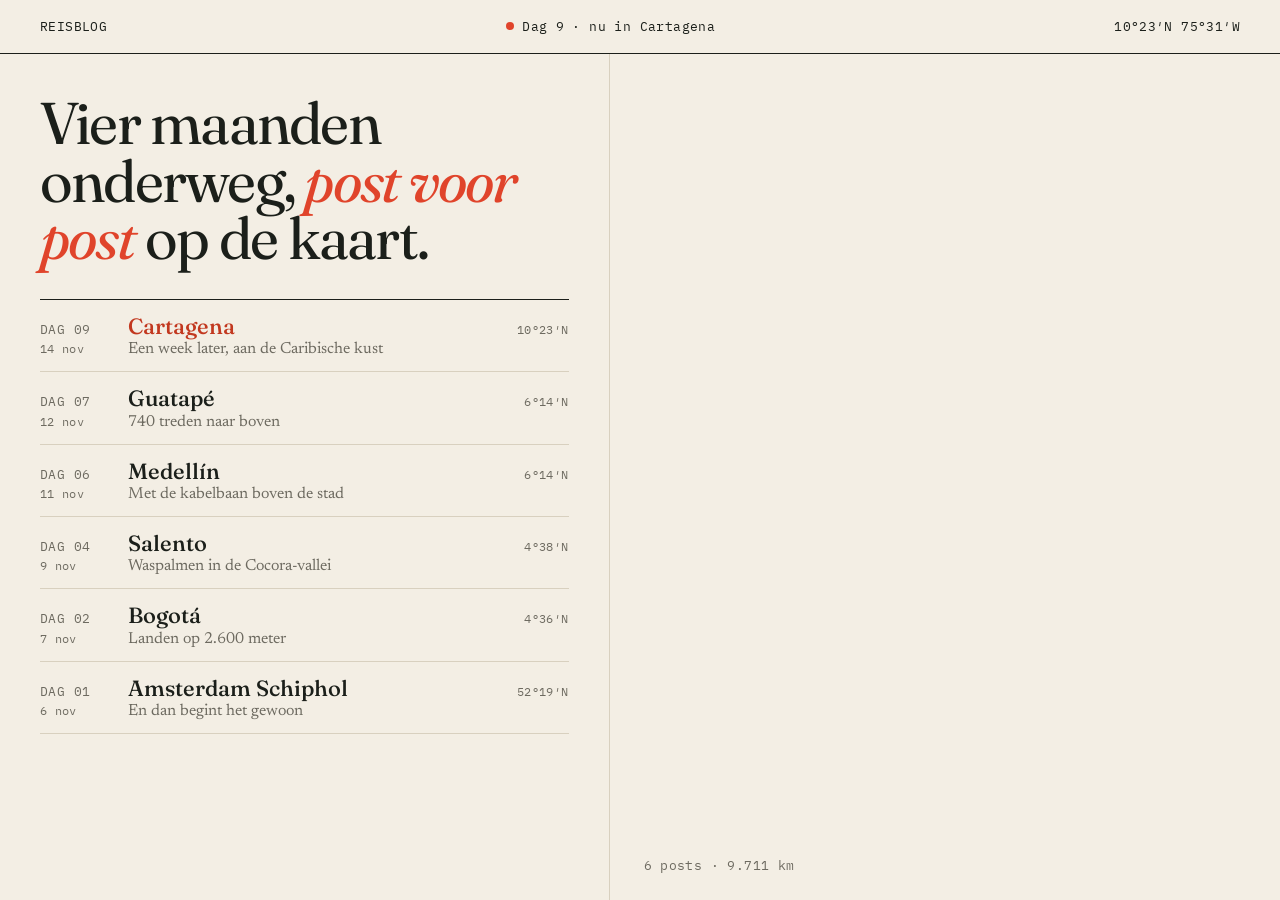
<file: index.html>
<!DOCTYPE html><html lang="nl"><head><meta charset="utf-8"><meta name="viewport" content="width=device-width, initial-scale=1, viewport-fit=cover"><link rel="icon" type="image/svg+xml" href="/favicon.svg"><link rel="alternate" type="application/rss+xml" title="Reisblog" href="/rss.xml"><link rel="preconnect" href="https://fonts.googleapis.com"><link rel="preconnect" href="https://fonts.gstatic.com" crossorigin><link rel="stylesheet" href="https://fonts.googleapis.com/css2?family=Fraunces:ital,opsz,wght@0,9..144,400..500;1,9..144,400..500&family=IBM+Plex+Mono:wght@400;500&family=Newsreader:ital,opsz,wght@0,6..72,300..700;1,6..72,300..700&display=swap"><title>Reisblog</title><meta name="description" content="Vier maanden onderweg, post voor post op de kaart."><meta name="theme-color" content="#f3eee4"><meta property="og:type" content="website"><meta property="og:title" content="Reisblog"><meta property="og:description" content="Vier maanden onderweg, post voor post op de kaart."><meta property="og:url" content="https://tislars.github.io/"><meta name="twitter:card" content="summary"><script async data-goatcounter="https://tislars.goatcounter.com/count" src="https://gc.zgo.at/count.js"></script><link rel="stylesheet" href="/_astro/index.CzaboU9B.css"><style>:root{--paper:#f3eee4;--ink:#1b1f1a;--mute:#6d6a60;--line:#d8d0bf;--land:#e3dac7;--verm:#e0442b;--verm-tekst:#c2381f;--font:"Newsreader", Georgia, serif;--display:"Fraunces", Georgia, serif;--mono:"IBM Plex Mono", ui-monospace, monospace;color-scheme:light}*,:before,:after{box-sizing:border-box}@view-transition{navigation:auto}::view-transition-group(*){animation-duration:.3s;animation-timing-function:ease-out}@media (prefers-reduced-motion:reduce){@view-transition{navigation:none}}html{scroll-padding-top:5rem}html,body{background:var(--paper);color:var(--ink);font-family:var(--font);font-optical-sizing:auto;-webkit-font-smoothing:antialiased;margin:0}a{color:inherit;text-decoration-color:var(--verm);text-underline-offset:.2em;text-decoration-thickness:1px;transition:color .15s,text-decoration-color .15s}:focus-visible{outline:2px solid var(--ink);outline-offset:2px}.mono{font-family:var(--mono);letter-spacing:.03em;font-size:.8125rem}.sr-only{clip-path:inset(50%);white-space:nowrap;width:1px;height:1px;position:absolute;overflow:hidden}@keyframes rise{0%{opacity:0;translate:0 .75rem}}@media (prefers-reduced-motion:reduce){*,:before,:after{transition-duration:.01ms!important;animation-duration:.01ms!important;animation-iteration-count:1!important}}
</style></head><body><div class="page" data-astro-cid-lcdefpme><header class="top mono" data-astro-cid-lcdefpme><span class="name" data-astro-cid-lcdefpme>REISBLOG</span><span class="live" data-astro-cid-lcdefpme>Dag 9 · nu in Cartagena</span><span class="coords" data-astro-cid-lcdefpme>10°23′N 75°31′W</span></header><main class="grid" data-astro-cid-lcdefpme><section class="intro" aria-labelledby="headline" data-astro-cid-lcdefpme><h1 id="headline" data-astro-cid-lcdefpme>Vier maanden onderweg, <em data-astro-cid-lcdefpme>post voor post</em> op de kaart.</h1><nav class="index" aria-label="Alle posts" data-astro-cid-lcdefpme><ol class="idx" data-astro-cid-lcdefpme><li data-astro-cid-lcdefpme><a href="/2026/11/cartagena/" data-post="/2026/11/cartagena/" aria-current="true" data-astro-cid-lcdefpme><span class="d" data-astro-cid-lcdefpme>DAG 09</span><span class="p" data-astro-cid-lcdefpme>Cartagena</span><span class="c" data-astro-cid-lcdefpme>10°23′N</span><time class="c" datetime="2026-11-14" data-astro-cid-lcdefpme>14 nov</time><span class="t" data-astro-cid-lcdefpme>Een week later, aan de Caribische kust</span></a></li><li data-astro-cid-lcdefpme><a href="/2026/11/guatape/" data-post="/2026/11/guatape/" data-astro-cid-lcdefpme><span class="d" data-astro-cid-lcdefpme>DAG 07</span><span class="p" data-astro-cid-lcdefpme>Guatapé</span><span class="c" data-astro-cid-lcdefpme>6°14′N</span><time class="c" datetime="2026-11-12" data-astro-cid-lcdefpme>12 nov</time><span class="t" data-astro-cid-lcdefpme>740 treden naar boven</span></a></li><li data-astro-cid-lcdefpme><a href="/2026/11/medellin/" data-post="/2026/11/medellin/" data-astro-cid-lcdefpme><span class="d" data-astro-cid-lcdefpme>DAG 06</span><span class="p" data-astro-cid-lcdefpme>Medellín</span><span class="c" data-astro-cid-lcdefpme>6°14′N</span><time class="c" datetime="2026-11-11" data-astro-cid-lcdefpme>11 nov</time><span class="t" data-astro-cid-lcdefpme>Met de kabelbaan boven de stad</span></a></li><li data-astro-cid-lcdefpme><a href="/2026/11/salento/" data-post="/2026/11/salento/" data-astro-cid-lcdefpme><span class="d" data-astro-cid-lcdefpme>DAG 04</span><span class="p" data-astro-cid-lcdefpme>Salento</span><span class="c" data-astro-cid-lcdefpme>4°38′N</span><time class="c" datetime="2026-11-09" data-astro-cid-lcdefpme>9 nov</time><span class="t" data-astro-cid-lcdefpme>Waspalmen in de Cocora-vallei</span></a></li><li data-astro-cid-lcdefpme><a href="/2026/11/bogota/" data-post="/2026/11/bogota/" data-astro-cid-lcdefpme><span class="d" data-astro-cid-lcdefpme>DAG 02</span><span class="p" data-astro-cid-lcdefpme>Bogotá</span><span class="c" data-astro-cid-lcdefpme>4°36′N</span><time class="c" datetime="2026-11-07" data-astro-cid-lcdefpme>7 nov</time><span class="t" data-astro-cid-lcdefpme>Landen op 2.600 meter</span></a></li><li data-astro-cid-lcdefpme><a href="/2026/11/schiphol/" data-post="/2026/11/schiphol/" data-astro-cid-lcdefpme><span class="d" data-astro-cid-lcdefpme>DAG 01</span><span class="p" data-astro-cid-lcdefpme>Amsterdam Schiphol</span><span class="c" data-astro-cid-lcdefpme>52°19′N</span><time class="c" datetime="2026-11-06" data-astro-cid-lcdefpme>6 nov</time><span class="t" data-astro-cid-lcdefpme>En dan begint het gewoon</span></a></li></ol></nav></section><div class="map" data-astro-cid-lcdefpme><div id="globe" role="region" aria-label="Wereldkaart met posts" data-astro-cid-lcdefpme></div><p class="legend mono" data-astro-cid-lcdefpme>6 posts · 9.711 km<span class="drag" data-astro-cid-lcdefpme> · sleep om te draaien</span></p><aside id="preview" class="card" hidden aria-live="polite" data-astro-cid-lcdefpme></aside></div></main></div><script id="globe-data" type="application/json">{"posts":[{"url":"/2026/11/schiphol/","title":"En dan begint het gewoon","place":"Amsterdam Schiphol, Nederland","placeName":"Amsterdam Schiphol","date":"6 november 2026","isoDate":"2026-11-06","shortDate":"6 nov","day":1,"lat":52.31,"lng":4.76,"thumb":"https://live.staticflickr.com/4033/4529578230_968f973b24_o.jpg","thumbSrcset":"https://live.staticflickr.com/4033/4529578230_45bafae4de_t.jpg 100w, https://live.staticflickr.com/4033/4529578230_45bafae4de_m.jpg 240w, https://live.staticflickr.com/4033/4529578230_45bafae4de_n.jpg 320w, https://live.staticflickr.com/4033/4529578230_45bafae4de_w.jpg 400w, https://live.staticflickr.com/4033/4529578230_45bafae4de.jpg 500w, https://live.staticflickr.com/4033/4529578230_45bafae4de_z.jpg 640w, https://live.staticflickr.com/4033/4529578230_45bafae4de_c.jpg 800w"},{"url":"/2026/11/bogota/","title":"Landen op 2.600 meter","place":"Bogotá, Colombia","placeName":"Bogotá","date":"7 november 2026","isoDate":"2026-11-07","shortDate":"7 nov","day":2,"lat":4.6,"lng":-74.08,"thumb":"https://live.staticflickr.com/65535/50060110263_2b2ddd37f2_c.jpg","thumbSrcset":"https://live.staticflickr.com/65535/50060110263_2b2ddd37f2_t.jpg 100w, https://live.staticflickr.com/65535/50060110263_2b2ddd37f2_m.jpg 240w, https://live.staticflickr.com/65535/50060110263_2b2ddd37f2_n.jpg 320w, https://live.staticflickr.com/65535/50060110263_2b2ddd37f2_w.jpg 400w, https://live.staticflickr.com/65535/50060110263_2b2ddd37f2.jpg 500w, https://live.staticflickr.com/65535/50060110263_2b2ddd37f2_z.jpg 640w, https://live.staticflickr.com/65535/50060110263_2b2ddd37f2_c.jpg 800w"},{"url":"/2026/11/salento/","title":"Waspalmen in de Cocora-vallei","place":"Salento, Colombia","placeName":"Salento","date":"9 november 2026","isoDate":"2026-11-09","shortDate":"9 nov","day":4,"lat":4.64,"lng":-75.57,"thumb":"https://live.staticflickr.com/3804/8806646168_d1b61e9163_c.jpg","thumbSrcset":"https://live.staticflickr.com/3804/8806646168_d1b61e9163_t.jpg 100w, https://live.staticflickr.com/3804/8806646168_d1b61e9163_m.jpg 240w, https://live.staticflickr.com/3804/8806646168_d1b61e9163_n.jpg 320w, https://live.staticflickr.com/3804/8806646168_d1b61e9163_w.jpg 400w, https://live.staticflickr.com/3804/8806646168_d1b61e9163.jpg 500w, https://live.staticflickr.com/3804/8806646168_d1b61e9163_z.jpg 640w, https://live.staticflickr.com/3804/8806646168_d1b61e9163_c.jpg 800w"},{"url":"/2026/11/medellin/","title":"Met de kabelbaan boven de stad","place":"Medellín, Colombia","placeName":"Medellín","date":"11 november 2026","isoDate":"2026-11-11","shortDate":"11 nov","day":6,"lat":6.24,"lng":-75.58,"thumb":"https://live.staticflickr.com/5478/10965169976_b53c3e0654_c.jpg","thumbSrcset":"https://live.staticflickr.com/5478/10965169976_b53c3e0654_t.jpg 67w, https://live.staticflickr.com/5478/10965169976_b53c3e0654_m.jpg 160w, https://live.staticflickr.com/5478/10965169976_b53c3e0654_n.jpg 213w, https://live.staticflickr.com/5478/10965169976_b53c3e0654_w.jpg 267w, https://live.staticflickr.com/5478/10965169976_b53c3e0654.jpg 333w, https://live.staticflickr.com/5478/10965169976_b53c3e0654_z.jpg 427w, https://live.staticflickr.com/5478/10965169976_b53c3e0654_c.jpg 534w"},{"url":"/2026/11/guatape/","title":"740 treden naar boven","place":"Guatapé, Colombia","placeName":"Guatapé","date":"12 november 2026","isoDate":"2026-11-12","shortDate":"12 nov","day":7,"lat":6.23,"lng":-75.16,"thumb":"https://live.staticflickr.com/1460/26342346552_801971599a_c.jpg","thumbSrcset":"https://live.staticflickr.com/1460/26342346552_801971599a_t.jpg 67w, https://live.staticflickr.com/1460/26342346552_801971599a_m.jpg 160w, https://live.staticflickr.com/1460/26342346552_801971599a_n.jpg 213w, https://live.staticflickr.com/1460/26342346552_801971599a_w.jpg 267w, https://live.staticflickr.com/1460/26342346552_801971599a.jpg 333w, https://live.staticflickr.com/1460/26342346552_801971599a_z.jpg 427w, https://live.staticflickr.com/1460/26342346552_801971599a_c.jpg 533w"},{"url":"/2026/11/cartagena/","title":"Een week later, aan de Caribische kust","place":"Cartagena, Colombia","placeName":"Cartagena","date":"14 november 2026","isoDate":"2026-11-14","shortDate":"14 nov","day":9,"lat":10.39,"lng":-75.51,"thumb":"https://live.staticflickr.com/8582/16286625671_409e524546_c.jpg","thumbSrcset":"https://live.staticflickr.com/8582/16286625671_409e524546_t.jpg 75w, https://live.staticflickr.com/8582/16286625671_409e524546_m.jpg 180w, https://live.staticflickr.com/8582/16286625671_409e524546_n.jpg 240w, https://live.staticflickr.com/8582/16286625671_409e524546_w.jpg 300w, https://live.staticflickr.com/8582/16286625671_409e524546.jpg 375w, https://live.staticflickr.com/8582/16286625671_409e524546_z.jpg 480w, https://live.staticflickr.com/8582/16286625671_409e524546_c.jpg 600w"}],"home":{"name":"Nederland","lat":52.37,"lng":4.9},"accent":"#e0442b"}</script></body></html><script type="module" src="/_astro/index.astro_astro_type_script_index_0_lang.CCKXzm2X.js"></script>
</file>
<file: _astro/index.CzaboU9B.css>
.maplibregl-map{-webkit-tap-highlight-color:#0000;-webkit-touch-callout:none;font:12px/20px Helvetica Neue,Arial,Helvetica,sans-serif;position:relative;overflow:hidden}.maplibregl-canvas{position:absolute;top:0;left:0}.maplibregl-map:fullscreen{width:100%;height:100%}.maplibregl-ctrl-group button.maplibregl-ctrl-compass{touch-action:none}.maplibregl-canvas-container.maplibregl-interactive,.maplibregl-ctrl-group button.maplibregl-ctrl-compass{cursor:grab;-webkit-user-select:none;-moz-user-select:none;user-select:none}.maplibregl-canvas-container.maplibregl-interactive.maplibregl-track-pointer{cursor:pointer}.maplibregl-canvas-container.maplibregl-interactive:active,.maplibregl-ctrl-group button.maplibregl-ctrl-compass:active{cursor:grabbing}.maplibregl-canvas-container.maplibregl-touch-zoom-rotate,.maplibregl-canvas-container.maplibregl-touch-zoom-rotate .maplibregl-canvas{touch-action:pan-x pan-y}.maplibregl-canvas-container.maplibregl-touch-drag-pan,.maplibregl-canvas-container.maplibregl-touch-drag-pan .maplibregl-canvas{touch-action:pinch-zoom}.maplibregl-canvas-container.maplibregl-touch-zoom-rotate.maplibregl-touch-drag-pan,.maplibregl-canvas-container.maplibregl-touch-zoom-rotate.maplibregl-touch-drag-pan .maplibregl-canvas{touch-action:none}.maplibregl-canvas-container.maplibregl-touch-drag-pan.maplibregl-cooperative-gestures,.maplibregl-canvas-container.maplibregl-touch-drag-pan.maplibregl-cooperative-gestures .maplibregl-canvas{touch-action:pan-x pan-y}.maplibregl-ctrl-bottom-left,.maplibregl-ctrl-bottom-right,.maplibregl-ctrl-top-left,.maplibregl-ctrl-top-right{pointer-events:none;z-index:2;position:absolute}.maplibregl-ctrl-top-left{top:0;left:0}.maplibregl-ctrl-top-right{top:0;right:0}.maplibregl-ctrl-bottom-left{bottom:0;left:0}.maplibregl-ctrl-bottom-right{bottom:0;right:0}.maplibregl-ctrl{clear:both;pointer-events:auto;transform:translate(0)}.maplibregl-ctrl-top-left .maplibregl-ctrl{float:left;margin:10px 0 0 10px}.maplibregl-ctrl-top-right .maplibregl-ctrl{float:right;margin:10px 10px 0 0}.maplibregl-ctrl-bottom-left .maplibregl-ctrl{float:left;margin:0 0 10px 10px}.maplibregl-ctrl-bottom-right .maplibregl-ctrl{float:right;margin:0 10px 10px 0}.maplibregl-ctrl-group{background:#fff;border-radius:4px}.maplibregl-ctrl-group:not(:empty){box-shadow:0 0 0 2px #0000001a}.maplibregl-ctrl-group button{box-sizing:border-box;cursor:pointer;background-color:#0000;border:0;outline:none;width:29px;height:29px;padding:0;display:block}.maplibregl-ctrl button{-webkit-user-select:none;-moz-user-select:none;user-select:none}.maplibregl-ctrl-group button+button{border-top:1px solid #ddd}.maplibregl-ctrl button .maplibregl-ctrl-icon{background-position:50%;background-repeat:no-repeat;width:100%;height:100%;display:block}@media (forced-colors:active){.maplibregl-ctrl-group:not(:empty){box-shadow:0 0 0 2px buttontext}.maplibregl-ctrl-icon{background-color:#0000}.maplibregl-ctrl-group button+button{border-top:1px solid buttontext}}.maplibregl-ctrl button::-moz-focus-inner{border:0;padding:0}.maplibregl-ctrl-attrib-button:focus,.maplibregl-ctrl-group button:focus{box-shadow:0 0 2px 2px #0096ff}.maplibregl-ctrl button:disabled{cursor:not-allowed}.maplibregl-ctrl button:disabled .maplibregl-ctrl-icon{opacity:.25}@media (hover:hover){.maplibregl-ctrl button:not(:disabled):hover{background-color:#0000000d}}.maplibregl-ctrl button:not(:disabled):active{background-color:#0000000d}.maplibregl-ctrl-group button:focus:focus-visible{box-shadow:0 0 2px 2px #0096ff}.maplibregl-ctrl-group button:focus:not(:focus-visible){box-shadow:none}.maplibregl-ctrl-group button:focus:first-child{border-radius:4px 4px 0 0}.maplibregl-ctrl-group button:focus:last-child{border-radius:0 0 4px 4px}.maplibregl-ctrl-group button:focus:only-child{border-radius:inherit}.maplibregl-ctrl button.maplibregl-ctrl-zoom-out .maplibregl-ctrl-icon{background-image:url("data:image/svg+xml;charset=utf-8,%3Csvg xmlns='http://www.w3.org/2000/svg' width='29' height='29' viewBox='0 0 29 29' fill='%23333'%3E %3Cpath d='M10 13c-.75 0-1.5.75-1.5 1.5S9.25 16 10 16h9c.75 0 1.5-.75 1.5-1.5S19.75 13 19 13z'/%3E %3C/svg%3E")}.maplibregl-ctrl button.maplibregl-ctrl-zoom-in .maplibregl-ctrl-icon{background-image:url("data:image/svg+xml;charset=utf-8,%3Csvg xmlns='http://www.w3.org/2000/svg' width='29' height='29' viewBox='0 0 29 29' fill='%23333'%3E %3Cpath d='M14.5 8.5c-.75 0-1.5.75-1.5 1.5v3h-3c-.75 0-1.5.75-1.5 1.5S9.25 16 10 16h3v3c0 .75.75 1.5 1.5 1.5S16 19.75 16 19v-3h3c.75 0 1.5-.75 1.5-1.5S19.75 13 19 13h-3v-3c0-.75-.75-1.5-1.5-1.5'/%3E %3C/svg%3E")}@media (forced-colors:active){.maplibregl-ctrl button.maplibregl-ctrl-zoom-out .maplibregl-ctrl-icon{background-image:url("data:image/svg+xml;charset=utf-8,%3Csvg xmlns='http://www.w3.org/2000/svg' width='29' height='29' viewBox='0 0 29 29' fill='%23fff'%3E %3Cpath d='M10 13c-.75 0-1.5.75-1.5 1.5S9.25 16 10 16h9c.75 0 1.5-.75 1.5-1.5S19.75 13 19 13z'/%3E %3C/svg%3E")}.maplibregl-ctrl button.maplibregl-ctrl-zoom-in .maplibregl-ctrl-icon{background-image:url("data:image/svg+xml;charset=utf-8,%3Csvg xmlns='http://www.w3.org/2000/svg' width='29' height='29' viewBox='0 0 29 29' fill='%23fff'%3E %3Cpath d='M14.5 8.5c-.75 0-1.5.75-1.5 1.5v3h-3c-.75 0-1.5.75-1.5 1.5S9.25 16 10 16h3v3c0 .75.75 1.5 1.5 1.5S16 19.75 16 19v-3h3c.75 0 1.5-.75 1.5-1.5S19.75 13 19 13h-3v-3c0-.75-.75-1.5-1.5-1.5'/%3E %3C/svg%3E")}}@media (forced-colors:active) and (prefers-color-scheme:light){.maplibregl-ctrl button.maplibregl-ctrl-zoom-out .maplibregl-ctrl-icon{background-image:url("data:image/svg+xml;charset=utf-8,%3Csvg xmlns='http://www.w3.org/2000/svg' width='29' height='29' viewBox='0 0 29 29' fill='%23000'%3E %3Cpath d='M10 13c-.75 0-1.5.75-1.5 1.5S9.25 16 10 16h9c.75 0 1.5-.75 1.5-1.5S19.75 13 19 13z'/%3E %3C/svg%3E")}.maplibregl-ctrl button.maplibregl-ctrl-zoom-in .maplibregl-ctrl-icon{background-image:url("data:image/svg+xml;charset=utf-8,%3Csvg xmlns='http://www.w3.org/2000/svg' width='29' height='29' viewBox='0 0 29 29' fill='%23000'%3E %3Cpath d='M14.5 8.5c-.75 0-1.5.75-1.5 1.5v3h-3c-.75 0-1.5.75-1.5 1.5S9.25 16 10 16h3v3c0 .75.75 1.5 1.5 1.5S16 19.75 16 19v-3h3c.75 0 1.5-.75 1.5-1.5S19.75 13 19 13h-3v-3c0-.75-.75-1.5-1.5-1.5'/%3E %3C/svg%3E")}}.maplibregl-ctrl button.maplibregl-ctrl-fullscreen .maplibregl-ctrl-icon{background-image:url("data:image/svg+xml;charset=utf-8,%3Csvg xmlns='http://www.w3.org/2000/svg' width='29' height='29' viewBox='0 0 29 29' fill='%23333'%3E %3Cpath d='M24 16v5.5c0 1.75-.75 2.5-2.5 2.5H16v-1l3-1.5-4-5.5 1-1 5.5 4 1.5-3zM6 16l1.5 3 5.5-4 1 1-4 5.5 3 1.5v1H7.5C5.75 24 5 23.25 5 21.5V16zm7-11v1l-3 1.5 4 5.5-1 1-5.5-4L6 13H5V7.5C5 5.75 5.75 5 7.5 5zm11 2.5c0-1.75-.75-2.5-2.5-2.5H16v1l3 1.5-4 5.5 1 1 5.5-4 1.5 3h1z'/%3E %3C/svg%3E")}.maplibregl-ctrl button.maplibregl-ctrl-shrink .maplibregl-ctrl-icon{background-image:url("data:image/svg+xml;charset=utf-8,%3Csvg xmlns='http://www.w3.org/2000/svg' width='29' height='29' viewBox='0 0 29 29'%3E %3Cpath d='M18.5 16c-1.75 0-2.5.75-2.5 2.5V24h1l1.5-3 5.5 4 1-1-4-5.5 3-1.5v-1zM13 18.5c0-1.75-.75-2.5-2.5-2.5H5v1l3 1.5L4 24l1 1 5.5-4 1.5 3h1zm3-8c0 1.75.75 2.5 2.5 2.5H24v-1l-3-1.5L25 5l-1-1-5.5 4L17 5h-1zM10.5 13c1.75 0 2.5-.75 2.5-2.5V5h-1l-1.5 3L5 4 4 5l4 5.5L5 12v1z'/%3E %3C/svg%3E")}@media (forced-colors:active){.maplibregl-ctrl button.maplibregl-ctrl-fullscreen .maplibregl-ctrl-icon{background-image:url("data:image/svg+xml;charset=utf-8,%3Csvg xmlns='http://www.w3.org/2000/svg' width='29' height='29' viewBox='0 0 29 29' fill='%23fff'%3E %3Cpath d='M24 16v5.5c0 1.75-.75 2.5-2.5 2.5H16v-1l3-1.5-4-5.5 1-1 5.5 4 1.5-3zM6 16l1.5 3 5.5-4 1 1-4 5.5 3 1.5v1H7.5C5.75 24 5 23.25 5 21.5V16zm7-11v1l-3 1.5 4 5.5-1 1-5.5-4L6 13H5V7.5C5 5.75 5.75 5 7.5 5zm11 2.5c0-1.75-.75-2.5-2.5-2.5H16v1l3 1.5-4 5.5 1 1 5.5-4 1.5 3h1z'/%3E %3C/svg%3E")}.maplibregl-ctrl button.maplibregl-ctrl-shrink .maplibregl-ctrl-icon{background-image:url("data:image/svg+xml;charset=utf-8,%3Csvg xmlns='http://www.w3.org/2000/svg' width='29' height='29' viewBox='0 0 29 29' fill='%23fff'%3E %3Cpath d='M18.5 16c-1.75 0-2.5.75-2.5 2.5V24h1l1.5-3 5.5 4 1-1-4-5.5 3-1.5v-1zM13 18.5c0-1.75-.75-2.5-2.5-2.5H5v1l3 1.5L4 24l1 1 5.5-4 1.5 3h1zm3-8c0 1.75.75 2.5 2.5 2.5H24v-1l-3-1.5L25 5l-1-1-5.5 4L17 5h-1zM10.5 13c1.75 0 2.5-.75 2.5-2.5V5h-1l-1.5 3L5 4 4 5l4 5.5L5 12v1z'/%3E %3C/svg%3E")}}@media (forced-colors:active) and (prefers-color-scheme:light){.maplibregl-ctrl button.maplibregl-ctrl-fullscreen .maplibregl-ctrl-icon{background-image:url("data:image/svg+xml;charset=utf-8,%3Csvg xmlns='http://www.w3.org/2000/svg' width='29' height='29' viewBox='0 0 29 29' fill='%23000'%3E %3Cpath d='M24 16v5.5c0 1.75-.75 2.5-2.5 2.5H16v-1l3-1.5-4-5.5 1-1 5.5 4 1.5-3zM6 16l1.5 3 5.5-4 1 1-4 5.5 3 1.5v1H7.5C5.75 24 5 23.25 5 21.5V16zm7-11v1l-3 1.5 4 5.5-1 1-5.5-4L6 13H5V7.5C5 5.75 5.75 5 7.5 5zm11 2.5c0-1.75-.75-2.5-2.5-2.5H16v1l3 1.5-4 5.5 1 1 5.5-4 1.5 3h1z'/%3E %3C/svg%3E")}.maplibregl-ctrl button.maplibregl-ctrl-shrink .maplibregl-ctrl-icon{background-image:url("data:image/svg+xml;charset=utf-8,%3Csvg xmlns='http://www.w3.org/2000/svg' width='29' height='29' viewBox='0 0 29 29' fill='%23000'%3E %3Cpath d='M18.5 16c-1.75 0-2.5.75-2.5 2.5V24h1l1.5-3 5.5 4 1-1-4-5.5 3-1.5v-1zM13 18.5c0-1.75-.75-2.5-2.5-2.5H5v1l3 1.5L4 24l1 1 5.5-4 1.5 3h1zm3-8c0 1.75.75 2.5 2.5 2.5H24v-1l-3-1.5L25 5l-1-1-5.5 4L17 5h-1zM10.5 13c1.75 0 2.5-.75 2.5-2.5V5h-1l-1.5 3L5 4 4 5l4 5.5L5 12v1z'/%3E %3C/svg%3E")}}.maplibregl-ctrl button.maplibregl-ctrl-compass .maplibregl-ctrl-icon{background-image:url("data:image/svg+xml;charset=utf-8,%3Csvg xmlns='http://www.w3.org/2000/svg' width='29' height='29' viewBox='0 0 29 29' fill='%23333'%3E %3Cpath d='m10.5 14 4-8 4 8z'/%3E %3Cpath fill='%23ccc' d='m10.5 16 4 8 4-8z'/%3E %3C/svg%3E")}@media (forced-colors:active){.maplibregl-ctrl button.maplibregl-ctrl-compass .maplibregl-ctrl-icon{background-image:url("data:image/svg+xml;charset=utf-8,%3Csvg xmlns='http://www.w3.org/2000/svg' width='29' height='29' viewBox='0 0 29 29' fill='%23fff'%3E %3Cpath d='m10.5 14 4-8 4 8z'/%3E %3Cpath fill='%23ccc' d='m10.5 16 4 8 4-8z'/%3E %3C/svg%3E")}}@media (forced-colors:active) and (prefers-color-scheme:light){.maplibregl-ctrl button.maplibregl-ctrl-compass .maplibregl-ctrl-icon{background-image:url("data:image/svg+xml;charset=utf-8,%3Csvg xmlns='http://www.w3.org/2000/svg' width='29' height='29' viewBox='0 0 29 29' fill='%23000'%3E %3Cpath d='m10.5 14 4-8 4 8z'/%3E %3Cpath fill='%23ccc' d='m10.5 16 4 8 4-8z'/%3E %3C/svg%3E")}}.maplibregl-ctrl button.maplibregl-ctrl-globe .maplibregl-ctrl-icon{background-image:url("data:image/svg+xml;charset=utf-8,%3Csvg xmlns='http://www.w3.org/2000/svg' width='22' height='22' fill='none' viewBox='0 0 22 22' stroke='%23333'%3E %3Ccircle cx='11' cy='11' r='8.5'/%3E %3Cpath d='M17.5 11c0 4.819-3.02 8.5-6.5 8.5S4.5 15.819 4.5 11 7.52 2.5 11 2.5s6.5 3.681 6.5 8.5Z'/%3E %3Cpath d='M13.5 11c0 2.447-.331 4.64-.853 6.206-.262.785-.562 1.384-.872 1.777-.314.399-.58.517-.775.517-.195 0-.461-.118-.775-.517-.31-.393-.61-.992-.872-1.777C8.831 15.64 8.5 13.446 8.5 11c0-2.447.331-4.64.853-6.206.262-.785.562-1.384.872-1.777.314-.399.58-.517.775-.517.195 0 .461.118.775.517.31.393.61.992.872 1.777.522 1.565.853 3.76.853 6.206Z'/%3E %3Cpath d='M11 7.5c-1.909 0-3.622-.166-4.845-.428-.616-.132-1.08-.283-1.379-.434a1.333 1.333 0 0 1-.224-.138c.047-.038.12-.085.224-.138.299-.151.763-.302 1.379-.434C7.378 5.666 9.091 5.5 11 5.5c1.909 0 3.622.166 4.845.428.616.132 1.08.283 1.379.434.105.053.177.1.224.138-.047.038-.12.085-.224.138-.299.151-.763.302-1.379.434-1.223.262-2.936.428-4.845.428ZM4.486 6.436ZM11 16.5c-1.909 0-3.622-.166-4.845-.428-.616-.132-1.08-.283-1.379-.434a1.33 1.33 0 0 1-.224-.138 1.33 1.33 0 0 1 .224-.138c.299-.151.763-.302 1.379-.434C7.378 14.666 9.091 14.5 11 14.5c1.909 0 3.622.166 4.845.428.616.132 1.08.283 1.379.434.105.053.177.1.224.138a1.33 1.33 0 0 1-.224.138c-.299.151-.763.302-1.379.434-1.223.262-2.936.428-4.845.428Zm-6.514-1.064ZM11 12.5c-2.46 0-4.672-.222-6.255-.574-.796-.177-1.406-.38-1.805-.59a1.465 1.465 0 0 1-.39-.272.293.293 0 0 1-.047-.064.293.293 0 0 1 .048-.064c.066-.073.189-.167.389-.272.399-.21 1.009-.413 1.805-.59C6.328 9.722 8.54 9.5 11 9.5s4.672.222 6.256.574c.795.177 1.405.38 1.804.59.2.105.323.2.39.272a.33.33 0 0 1 .047.064.293.293 0 0 1-.048.064 1.435 1.435 0 0 1-.389.272c-.399.21-1.009.413-1.804.59-1.584.352-3.796.574-6.256.574Zm-8.501-1.51v.002-.002Zm0 .018v.002-.002Zm17.002.002v-.002.002Zm0-.018v-.002.002Z'/%3E %3C/svg%3E")}.maplibregl-ctrl button.maplibregl-ctrl-globe-enabled .maplibregl-ctrl-icon{background-image:url("data:image/svg+xml;charset=utf-8,%3Csvg xmlns='http://www.w3.org/2000/svg' width='22' height='22' fill='none' viewBox='0 0 22 22' stroke='%2333b5e5'%3E %3Ccircle cx='11' cy='11' r='8.5'/%3E %3Cpath d='M17.5 11c0 4.819-3.02 8.5-6.5 8.5S4.5 15.819 4.5 11 7.52 2.5 11 2.5s6.5 3.681 6.5 8.5Z'/%3E %3Cpath d='M13.5 11c0 2.447-.331 4.64-.853 6.206-.262.785-.562 1.384-.872 1.777-.314.399-.58.517-.775.517-.195 0-.461-.118-.775-.517-.31-.393-.61-.992-.872-1.777C8.831 15.64 8.5 13.446 8.5 11c0-2.447.331-4.64.853-6.206.262-.785.562-1.384.872-1.777.314-.399.58-.517.775-.517.195 0 .461.118.775.517.31.393.61.992.872 1.777.522 1.565.853 3.76.853 6.206Z'/%3E %3Cpath d='M11 7.5c-1.909 0-3.622-.166-4.845-.428-.616-.132-1.08-.283-1.379-.434a1.333 1.333 0 0 1-.224-.138c.047-.038.12-.085.224-.138.299-.151.763-.302 1.379-.434C7.378 5.666 9.091 5.5 11 5.5c1.909 0 3.622.166 4.845.428.616.132 1.08.283 1.379.434.105.053.177.1.224.138-.047.038-.12.085-.224.138-.299.151-.763.302-1.379.434-1.223.262-2.936.428-4.845.428ZM4.486 6.436ZM11 16.5c-1.909 0-3.622-.166-4.845-.428-.616-.132-1.08-.283-1.379-.434a1.33 1.33 0 0 1-.224-.138 1.33 1.33 0 0 1 .224-.138c.299-.151.763-.302 1.379-.434C7.378 14.666 9.091 14.5 11 14.5c1.909 0 3.622.166 4.845.428.616.132 1.08.283 1.379.434.105.053.177.1.224.138a1.33 1.33 0 0 1-.224.138c-.299.151-.763.302-1.379.434-1.223.262-2.936.428-4.845.428Zm-6.514-1.064ZM11 12.5c-2.46 0-4.672-.222-6.255-.574-.796-.177-1.406-.38-1.805-.59a1.465 1.465 0 0 1-.39-.272.293.293 0 0 1-.047-.064.293.293 0 0 1 .048-.064c.066-.073.189-.167.389-.272.399-.21 1.009-.413 1.805-.59C6.328 9.722 8.54 9.5 11 9.5s4.672.222 6.256.574c.795.177 1.405.38 1.804.59.2.105.323.2.39.272a.33.33 0 0 1 .047.064.293.293 0 0 1-.048.064 1.435 1.435 0 0 1-.389.272c-.399.21-1.009.413-1.804.59-1.584.352-3.796.574-6.256.574Zm-8.501-1.51v.002-.002Zm0 .018v.002-.002Zm17.002.002v-.002.002Zm0-.018v-.002.002Z'/%3E %3C/svg%3E")}.maplibregl-ctrl button.maplibregl-ctrl-terrain .maplibregl-ctrl-icon{background-image:url("data:image/svg+xml;charset=utf-8,%3Csvg xmlns='http://www.w3.org/2000/svg' width='22' height='22' viewBox='0 0 22 22' fill='%23333'%3E %3Cpath d='m1.754 13.406 4.453-4.851 3.09 3.09 3.281 3.277.969-.969-3.309-3.312 3.844-4.121 6.148 6.886h1.082v-.855l-7.207-8.07-4.84 5.187L6.169 6.57l-5.48 5.965v.871ZM.688 16.844h20.625v1.375H.688Zm0 0'/%3E %3C/svg%3E")}.maplibregl-ctrl button.maplibregl-ctrl-terrain-enabled .maplibregl-ctrl-icon{background-image:url("data:image/svg+xml;charset=utf-8,%3Csvg xmlns='http://www.w3.org/2000/svg' width='22' height='22' viewBox='0 0 22 22' fill='%2333b5e5'%3E %3Cpath d='m1.754 13.406 4.453-4.851 3.09 3.09 3.281 3.277.969-.969-3.309-3.312 3.844-4.121 6.148 6.886h1.082v-.855l-7.207-8.07-4.84 5.187L6.169 6.57l-5.48 5.965v.871ZM.688 16.844h20.625v1.375H.688Zm0 0'/%3E %3C/svg%3E")}.maplibregl-ctrl button.maplibregl-ctrl-geolocate .maplibregl-ctrl-icon{background-image:url("data:image/svg+xml;charset=utf-8,%3Csvg xmlns='http://www.w3.org/2000/svg' width='29' height='29' viewBox='0 0 20 20' fill='%23333'%3E %3Cpath d='M10 4C9 4 9 5 9 5v.1A5 5 0 0 0 5.1 9H5s-1 0-1 1 1 1 1 1h.1A5 5 0 0 0 9 14.9v.1s0 1 1 1 1-1 1-1v-.1a5 5 0 0 0 3.9-3.9h.1s1 0 1-1-1-1-1-1h-.1A5 5 0 0 0 11 5.1V5s0-1-1-1m0 2.5a3.5 3.5 0 1 1 0 7 3.5 3.5 0 1 1 0-7'/%3E %3Ccircle id='dot' cx='10' cy='10' r='2'/%3E %3Cpath id='stroke' d='m14 5 1 1-9 9-1-1z' display='none'/%3E %3C/svg%3E")}.maplibregl-ctrl button.maplibregl-ctrl-geolocate:disabled .maplibregl-ctrl-icon{background-image:url("data:image/svg+xml;charset=utf-8,%3Csvg xmlns='http://www.w3.org/2000/svg' width='29' height='29' viewBox='0 0 20 20' fill='%23aaa'%3E %3Cpath d='M10 4C9 4 9 5 9 5v.1A5 5 0 0 0 5.1 9H5s-1 0-1 1 1 1 1 1h.1A5 5 0 0 0 9 14.9v.1s0 1 1 1 1-1 1-1v-.1a5 5 0 0 0 3.9-3.9h.1s1 0 1-1-1-1-1-1h-.1A5 5 0 0 0 11 5.1V5s0-1-1-1m0 2.5a3.5 3.5 0 1 1 0 7 3.5 3.5 0 1 1 0-7'/%3E %3Ccircle id='dot' cx='10' cy='10' r='2'/%3E %3Cpath id='stroke' d='m14 5 1 1-9 9-1-1z' fill='%23f00'/%3E %3C/svg%3E")}.maplibregl-ctrl button.maplibregl-ctrl-geolocate.maplibregl-ctrl-geolocate-active .maplibregl-ctrl-icon{background-image:url("data:image/svg+xml;charset=utf-8,%3Csvg xmlns='http://www.w3.org/2000/svg' width='29' height='29' viewBox='0 0 20 20' fill='%2333b5e5'%3E %3Cpath d='M10 4C9 4 9 5 9 5v.1A5 5 0 0 0 5.1 9H5s-1 0-1 1 1 1 1 1h.1A5 5 0 0 0 9 14.9v.1s0 1 1 1 1-1 1-1v-.1a5 5 0 0 0 3.9-3.9h.1s1 0 1-1-1-1-1-1h-.1A5 5 0 0 0 11 5.1V5s0-1-1-1m0 2.5a3.5 3.5 0 1 1 0 7 3.5 3.5 0 1 1 0-7'/%3E %3Ccircle id='dot' cx='10' cy='10' r='2'/%3E %3Cpath id='stroke' d='m14 5 1 1-9 9-1-1z' display='none'/%3E %3C/svg%3E")}.maplibregl-ctrl button.maplibregl-ctrl-geolocate.maplibregl-ctrl-geolocate-active-error .maplibregl-ctrl-icon{background-image:url("data:image/svg+xml;charset=utf-8,%3Csvg xmlns='http://www.w3.org/2000/svg' width='29' height='29' viewBox='0 0 20 20' fill='%23e58978'%3E %3Cpath d='M10 4C9 4 9 5 9 5v.1A5 5 0 0 0 5.1 9H5s-1 0-1 1 1 1 1 1h.1A5 5 0 0 0 9 14.9v.1s0 1 1 1 1-1 1-1v-.1a5 5 0 0 0 3.9-3.9h.1s1 0 1-1-1-1-1-1h-.1A5 5 0 0 0 11 5.1V5s0-1-1-1m0 2.5a3.5 3.5 0 1 1 0 7 3.5 3.5 0 1 1 0-7'/%3E %3Ccircle id='dot' cx='10' cy='10' r='2'/%3E %3Cpath id='stroke' d='m14 5 1 1-9 9-1-1z' display='none'/%3E %3C/svg%3E")}.maplibregl-ctrl button.maplibregl-ctrl-geolocate.maplibregl-ctrl-geolocate-background .maplibregl-ctrl-icon{background-image:url("data:image/svg+xml;charset=utf-8,%3Csvg xmlns='http://www.w3.org/2000/svg' width='29' height='29' viewBox='0 0 20 20' fill='%2333b5e5'%3E %3Cpath d='M10 4C9 4 9 5 9 5v.1A5 5 0 0 0 5.1 9H5s-1 0-1 1 1 1 1 1h.1A5 5 0 0 0 9 14.9v.1s0 1 1 1 1-1 1-1v-.1a5 5 0 0 0 3.9-3.9h.1s1 0 1-1-1-1-1-1h-.1A5 5 0 0 0 11 5.1V5s0-1-1-1m0 2.5a3.5 3.5 0 1 1 0 7 3.5 3.5 0 1 1 0-7'/%3E %3Ccircle id='dot' cx='10' cy='10' r='2' display='none'/%3E %3Cpath id='stroke' d='m14 5 1 1-9 9-1-1z' display='none'/%3E %3C/svg%3E")}.maplibregl-ctrl button.maplibregl-ctrl-geolocate.maplibregl-ctrl-geolocate-background-error .maplibregl-ctrl-icon{background-image:url("data:image/svg+xml;charset=utf-8,%3Csvg xmlns='http://www.w3.org/2000/svg' width='29' height='29' viewBox='0 0 20 20' fill='%23e54e33'%3E %3Cpath d='M10 4C9 4 9 5 9 5v.1A5 5 0 0 0 5.1 9H5s-1 0-1 1 1 1 1 1h.1A5 5 0 0 0 9 14.9v.1s0 1 1 1 1-1 1-1v-.1a5 5 0 0 0 3.9-3.9h.1s1 0 1-1-1-1-1-1h-.1A5 5 0 0 0 11 5.1V5s0-1-1-1m0 2.5a3.5 3.5 0 1 1 0 7 3.5 3.5 0 1 1 0-7'/%3E %3Ccircle id='dot' cx='10' cy='10' r='2' display='none'/%3E %3Cpath id='stroke' d='m14 5 1 1-9 9-1-1z' display='none'/%3E %3C/svg%3E")}.maplibregl-ctrl button.maplibregl-ctrl-geolocate.maplibregl-ctrl-geolocate-waiting .maplibregl-ctrl-icon{animation:2s linear infinite maplibregl-spin}@media (forced-colors:active){.maplibregl-ctrl button.maplibregl-ctrl-geolocate .maplibregl-ctrl-icon{background-image:url("data:image/svg+xml;charset=utf-8,%3Csvg xmlns='http://www.w3.org/2000/svg' width='29' height='29' viewBox='0 0 20 20' fill='%23fff'%3E %3Cpath d='M10 4C9 4 9 5 9 5v.1A5 5 0 0 0 5.1 9H5s-1 0-1 1 1 1 1 1h.1A5 5 0 0 0 9 14.9v.1s0 1 1 1 1-1 1-1v-.1a5 5 0 0 0 3.9-3.9h.1s1 0 1-1-1-1-1-1h-.1A5 5 0 0 0 11 5.1V5s0-1-1-1m0 2.5a3.5 3.5 0 1 1 0 7 3.5 3.5 0 1 1 0-7'/%3E %3Ccircle id='dot' cx='10' cy='10' r='2'/%3E %3Cpath id='stroke' d='m14 5 1 1-9 9-1-1z' display='none'/%3E %3C/svg%3E")}.maplibregl-ctrl button.maplibregl-ctrl-geolocate:disabled .maplibregl-ctrl-icon{background-image:url("data:image/svg+xml;charset=utf-8,%3Csvg xmlns='http://www.w3.org/2000/svg' width='29' height='29' viewBox='0 0 20 20' fill='%23999'%3E %3Cpath d='M10 4C9 4 9 5 9 5v.1A5 5 0 0 0 5.1 9H5s-1 0-1 1 1 1 1 1h.1A5 5 0 0 0 9 14.9v.1s0 1 1 1 1-1 1-1v-.1a5 5 0 0 0 3.9-3.9h.1s1 0 1-1-1-1-1-1h-.1A5 5 0 0 0 11 5.1V5s0-1-1-1m0 2.5a3.5 3.5 0 1 1 0 7 3.5 3.5 0 1 1 0-7'/%3E %3Ccircle id='dot' cx='10' cy='10' r='2'/%3E %3Cpath id='stroke' d='m14 5 1 1-9 9-1-1z' fill='%23f00'/%3E %3C/svg%3E")}.maplibregl-ctrl button.maplibregl-ctrl-geolocate.maplibregl-ctrl-geolocate-active .maplibregl-ctrl-icon{background-image:url("data:image/svg+xml;charset=utf-8,%3Csvg xmlns='http://www.w3.org/2000/svg' width='29' height='29' viewBox='0 0 20 20' fill='%2333b5e5'%3E %3Cpath d='M10 4C9 4 9 5 9 5v.1A5 5 0 0 0 5.1 9H5s-1 0-1 1 1 1 1 1h.1A5 5 0 0 0 9 14.9v.1s0 1 1 1 1-1 1-1v-.1a5 5 0 0 0 3.9-3.9h.1s1 0 1-1-1-1-1-1h-.1A5 5 0 0 0 11 5.1V5s0-1-1-1m0 2.5a3.5 3.5 0 1 1 0 7 3.5 3.5 0 1 1 0-7'/%3E %3Ccircle id='dot' cx='10' cy='10' r='2'/%3E %3Cpath id='stroke' d='m14 5 1 1-9 9-1-1z' display='none'/%3E %3C/svg%3E")}.maplibregl-ctrl button.maplibregl-ctrl-geolocate.maplibregl-ctrl-geolocate-active-error .maplibregl-ctrl-icon{background-image:url("data:image/svg+xml;charset=utf-8,%3Csvg xmlns='http://www.w3.org/2000/svg' width='29' height='29' viewBox='0 0 20 20' fill='%23e58978'%3E %3Cpath d='M10 4C9 4 9 5 9 5v.1A5 5 0 0 0 5.1 9H5s-1 0-1 1 1 1 1 1h.1A5 5 0 0 0 9 14.9v.1s0 1 1 1 1-1 1-1v-.1a5 5 0 0 0 3.9-3.9h.1s1 0 1-1-1-1-1-1h-.1A5 5 0 0 0 11 5.1V5s0-1-1-1m0 2.5a3.5 3.5 0 1 1 0 7 3.5 3.5 0 1 1 0-7'/%3E %3Ccircle id='dot' cx='10' cy='10' r='2'/%3E %3Cpath id='stroke' d='m14 5 1 1-9 9-1-1z' display='none'/%3E %3C/svg%3E")}.maplibregl-ctrl button.maplibregl-ctrl-geolocate.maplibregl-ctrl-geolocate-background .maplibregl-ctrl-icon{background-image:url("data:image/svg+xml;charset=utf-8,%3Csvg xmlns='http://www.w3.org/2000/svg' width='29' height='29' viewBox='0 0 20 20' fill='%2333b5e5'%3E %3Cpath d='M10 4C9 4 9 5 9 5v.1A5 5 0 0 0 5.1 9H5s-1 0-1 1 1 1 1 1h.1A5 5 0 0 0 9 14.9v.1s0 1 1 1 1-1 1-1v-.1a5 5 0 0 0 3.9-3.9h.1s1 0 1-1-1-1-1-1h-.1A5 5 0 0 0 11 5.1V5s0-1-1-1m0 2.5a3.5 3.5 0 1 1 0 7 3.5 3.5 0 1 1 0-7'/%3E %3Ccircle id='dot' cx='10' cy='10' r='2' display='none'/%3E %3Cpath id='stroke' d='m14 5 1 1-9 9-1-1z' display='none'/%3E %3C/svg%3E")}.maplibregl-ctrl button.maplibregl-ctrl-geolocate.maplibregl-ctrl-geolocate-background-error .maplibregl-ctrl-icon{background-image:url("data:image/svg+xml;charset=utf-8,%3Csvg xmlns='http://www.w3.org/2000/svg' width='29' height='29' viewBox='0 0 20 20' fill='%23e54e33'%3E %3Cpath d='M10 4C9 4 9 5 9 5v.1A5 5 0 0 0 5.1 9H5s-1 0-1 1 1 1 1 1h.1A5 5 0 0 0 9 14.9v.1s0 1 1 1 1-1 1-1v-.1a5 5 0 0 0 3.9-3.9h.1s1 0 1-1-1-1-1-1h-.1A5 5 0 0 0 11 5.1V5s0-1-1-1m0 2.5a3.5 3.5 0 1 1 0 7 3.5 3.5 0 1 1 0-7'/%3E %3Ccircle id='dot' cx='10' cy='10' r='2' display='none'/%3E %3Cpath id='stroke' d='m14 5 1 1-9 9-1-1z' display='none'/%3E %3C/svg%3E")}}@media (forced-colors:active) and (prefers-color-scheme:light){.maplibregl-ctrl button.maplibregl-ctrl-geolocate .maplibregl-ctrl-icon{background-image:url("data:image/svg+xml;charset=utf-8,%3Csvg xmlns='http://www.w3.org/2000/svg' width='29' height='29' viewBox='0 0 20 20' fill='%23000'%3E %3Cpath d='M10 4C9 4 9 5 9 5v.1A5 5 0 0 0 5.1 9H5s-1 0-1 1 1 1 1 1h.1A5 5 0 0 0 9 14.9v.1s0 1 1 1 1-1 1-1v-.1a5 5 0 0 0 3.9-3.9h.1s1 0 1-1-1-1-1-1h-.1A5 5 0 0 0 11 5.1V5s0-1-1-1m0 2.5a3.5 3.5 0 1 1 0 7 3.5 3.5 0 1 1 0-7'/%3E %3Ccircle id='dot' cx='10' cy='10' r='2'/%3E %3Cpath id='stroke' d='m14 5 1 1-9 9-1-1z' display='none'/%3E %3C/svg%3E")}.maplibregl-ctrl button.maplibregl-ctrl-geolocate:disabled .maplibregl-ctrl-icon{background-image:url("data:image/svg+xml;charset=utf-8,%3Csvg xmlns='http://www.w3.org/2000/svg' width='29' height='29' viewBox='0 0 20 20' fill='%23666'%3E %3Cpath d='M10 4C9 4 9 5 9 5v.1A5 5 0 0 0 5.1 9H5s-1 0-1 1 1 1 1 1h.1A5 5 0 0 0 9 14.9v.1s0 1 1 1 1-1 1-1v-.1a5 5 0 0 0 3.9-3.9h.1s1 0 1-1-1-1-1-1h-.1A5 5 0 0 0 11 5.1V5s0-1-1-1m0 2.5a3.5 3.5 0 1 1 0 7 3.5 3.5 0 1 1 0-7'/%3E %3Ccircle id='dot' cx='10' cy='10' r='2'/%3E %3Cpath id='stroke' d='m14 5 1 1-9 9-1-1z' fill='%23f00'/%3E %3C/svg%3E")}}@keyframes maplibregl-spin{0%{transform:rotate(0)}to{transform:rotate(1turn)}}a.maplibregl-ctrl-logo{cursor:pointer;background-image:url("data:image/svg+xml;charset=utf-8,%3Csvg xmlns='http://www.w3.org/2000/svg' width='88' height='23' fill='none'%3E %3Cpath fill='%23000' fill-opacity='.4' fill-rule='evenodd' d='M17.408 16.796h-1.827l2.501-12.095h.198l3.324 6.533.988 2.19.988-2.19 3.258-6.533h.181l2.6 12.095h-1.81l-1.218-5.644-.362-1.71-.658 1.71-2.929 5.644h-.098l-2.914-5.644-.757-1.71-.345 1.71zm1.958-3.42-.726 3.663a1.255 1.255 0 0 1-1.232 1.011h-1.827a1.255 1.255 0 0 1-1.229-1.509l2.501-12.095a1.255 1.255 0 0 1 1.23-1.001h.197a1.25 1.25 0 0 1 1.12.685l3.19 6.273 3.125-6.263a1.25 1.25 0 0 1 1.123-.695h.181a1.255 1.255 0 0 1 1.227.991l1.443 6.71a5 5 0 0 1 .314-.787l.009-.016a4.6 4.6 0 0 1 1.777-1.887c.782-.46 1.668-.667 2.611-.667a4.6 4.6 0 0 1 1.7.32l.306.134c.21-.16.474-.256.759-.256h1.694a1.255 1.255 0 0 1 1.212.925 1.255 1.255 0 0 1 1.212-.925h1.711c.284 0 .545.094.755.252.613-.3 1.312-.45 2.075-.45 1.356 0 2.557.445 3.482 1.4q.47.48.763 1.064V4.701a1.255 1.255 0 0 1 1.255-1.255h1.86A1.255 1.255 0 0 1 54.44 4.7v9.194h2.217c.19 0 .37.043.532.118v-4.77c0-.356.147-.678.385-.906a2.42 2.42 0 0 1-.682-1.71c0-.665.267-1.253.735-1.7a2.45 2.45 0 0 1 1.722-.674 2.43 2.43 0 0 1 1.705.675q.318.302.504.683V4.7a1.255 1.255 0 0 1 1.255-1.255h1.744A1.255 1.255 0 0 1 65.812 4.7v3.335a4.8 4.8 0 0 1 1.526-.246c.938 0 1.817.214 2.59.69a4.47 4.47 0 0 1 1.67 1.743v-.98a1.255 1.255 0 0 1 1.256-1.256h1.777c.233 0 .451.064.639.174a3.4 3.4 0 0 1 1.567-.372c.346 0 .861.02 1.285.232a1.25 1.25 0 0 1 .689 1.004 4.7 4.7 0 0 1 .853-.588c.795-.44 1.675-.647 2.61-.647 1.385 0 2.65.39 3.525 1.396.836.938 1.168 2.173 1.168 3.528q-.001.515-.056 1.051a1.255 1.255 0 0 1-.947 1.09l.408.952a1.255 1.255 0 0 1-.477 1.552c-.418.268-.92.463-1.458.612-.613.171-1.304.244-2.049.244-1.06 0-2.043-.207-2.886-.698l-.015-.008c-.798-.48-1.419-1.135-1.818-1.963l-.004-.008a5.8 5.8 0 0 1-.548-2.512q0-.429.053-.843a1.3 1.3 0 0 1-.333-.086l-.166-.004c-.223 0-.426.062-.643.228-.03.024-.142.139-.142.59v3.883a1.255 1.255 0 0 1-1.256 1.256h-1.777a1.255 1.255 0 0 1-1.256-1.256V15.69l-.032.057a4.8 4.8 0 0 1-1.86 1.833 5.04 5.04 0 0 1-2.484.634 4.5 4.5 0 0 1-1.935-.424 1.25 1.25 0 0 1-.764.258h-1.71a1.255 1.255 0 0 1-1.256-1.255V7.687a2.4 2.4 0 0 1-.428.625c.253.23.412.561.412.93v7.553a1.255 1.255 0 0 1-1.256 1.255h-1.843a1.25 1.25 0 0 1-.894-.373c-.228.23-.544.373-.894.373H51.32a1.255 1.255 0 0 1-1.256-1.255v-1.251l-.061.117a4.7 4.7 0 0 1-1.782 1.884 4.77 4.77 0 0 1-2.485.67 5.6 5.6 0 0 1-1.485-.188l.009 2.764a1.255 1.255 0 0 1-1.255 1.259h-1.729a1.255 1.255 0 0 1-1.255-1.255v-3.537a1.255 1.255 0 0 1-1.167.793h-1.679a1.25 1.25 0 0 1-.77-.263 4.5 4.5 0 0 1-1.945.429c-.885 0-1.724-.21-2.495-.632l-.017-.01a5 5 0 0 1-1.081-.836 1.255 1.255 0 0 1-1.254 1.312h-1.81a1.255 1.255 0 0 1-1.228-.99l-.782-3.625-2.044 3.939a1.25 1.25 0 0 1-1.115.676h-.098a1.25 1.25 0 0 1-1.116-.68l-2.061-3.994zM35.92 16.63l.207-.114.223-.15q.493-.356.735-.785l.061-.118.033 1.332h1.678V9.242h-1.694l-.033 1.267q-.133-.329-.526-.658l-.032-.028a3.2 3.2 0 0 0-.668-.428l-.27-.12a3.3 3.3 0 0 0-1.235-.23q-1.136-.001-1.974.493a3.36 3.36 0 0 0-1.3 1.382q-.445.89-.444 2.074 0 1.2.51 2.107a3.8 3.8 0 0 0 1.382 1.381 3.9 3.9 0 0 0 1.893.477q.795 0 1.455-.33zm-2.789-5.38q-.576.675-.575 1.762 0 1.102.559 1.794.576.675 1.645.675a2.25 2.25 0 0 0 .934-.19 2.2 2.2 0 0 0 .468-.29l.178-.161a2.2 2.2 0 0 0 .397-.561q.244-.5.244-1.15v-.115q0-.708-.296-1.267l-.043-.077a2.2 2.2 0 0 0-.633-.709l-.13-.086-.047-.028a2.1 2.1 0 0 0-1.073-.285q-1.052 0-1.629.692zm2.316 2.706c.163-.17.28-.407.28-.83v-.114c0-.292-.06-.508-.15-.68a.96.96 0 0 0-.353-.389.85.85 0 0 0-.464-.127c-.4 0-.56.114-.664.239l-.01.012c-.148.174-.275.45-.275.945 0 .506.122.801.27.99.097.11.266.224.68.224.303 0 .504-.09.687-.269zm7.545 1.705a2.6 2.6 0 0 0 .331.423q.319.33.755.548l.173.074q.65.255 1.49.255 1.02 0 1.844-.493a3.45 3.45 0 0 0 1.316-1.4q.493-.904.493-2.089 0-1.909-.988-2.913-.988-1.02-2.584-1.02-.898 0-1.575.347a3 3 0 0 0-.415.262l-.199.166a3.4 3.4 0 0 0-.64.82V9.242h-1.712v11.553h1.729l-.017-5.134zm.53-1.138q.206.29.48.5l.155.11.053.034q.51.296 1.119.297 1.07 0 1.645-.675.577-.69.576-1.762 0-1.119-.576-1.777-.558-.675-1.645-.675-.435 0-.835.16a2 2 0 0 0-.284.136 2 2 0 0 0-.363.254 2.2 2.2 0 0 0-.46.569l-.082.162a2.6 2.6 0 0 0-.213 1.072v.115q0 .707.296 1.267l.135.211zm.964-.818a1.1 1.1 0 0 0 .367.385.94.94 0 0 0 .476.118c.423 0 .59-.117.687-.23.159-.194.28-.478.28-.95 0-.53-.133-.8-.266-.952l-.021-.025c-.078-.094-.231-.221-.68-.221a1 1 0 0 0-.503.135l-.012.007a.86.86 0 0 0-.335.343c-.073.133-.132.324-.132.614v.115a1.4 1.4 0 0 0 .14.66zm15.7-6.222q.347-.346.346-.856a1.05 1.05 0 0 0-.345-.79 1.18 1.18 0 0 0-.84-.329q-.51 0-.855.33a1.05 1.05 0 0 0-.346.79q0 .51.346.855.345.346.856.346.51 0 .839-.346zm4.337 9.314.033-1.332q.191.403.59.747l.098.081a4 4 0 0 0 .316.224l.223.122a3.2 3.2 0 0 0 1.44.322 3.8 3.8 0 0 0 1.875-.477 3.5 3.5 0 0 0 1.382-1.366q.527-.89.526-2.09 0-1.184-.444-2.073a3.24 3.24 0 0 0-1.283-1.399q-.823-.51-1.942-.51a3.5 3.5 0 0 0-1.527.344l-.086.043-.165.09a3 3 0 0 0-.33.214q-.432.315-.656.707a2 2 0 0 0-.099.198l.082-1.283V4.701h-1.744v12.095zm.473-2.509a2.5 2.5 0 0 0 .566.7q.117.098.245.18l.144.08a2.1 2.1 0 0 0 .975.232q1.07 0 1.645-.675.576-.69.576-1.778 0-1.102-.576-1.777-.56-.691-1.645-.692a2.2 2.2 0 0 0-1.015.235q-.22.113-.415.282l-.15.142a2.1 2.1 0 0 0-.42.594q-.223.479-.223 1.1v.115q0 .705.293 1.26zm2.616-.293c.157-.191.28-.479.28-.967 0-.51-.13-.79-.276-.961l-.021-.026c-.082-.1-.232-.225-.67-.225a.87.87 0 0 0-.681.279l-.012.011c-.154.155-.274.38-.274.807v.115c0 .285.057.499.144.669a1.1 1.1 0 0 0 .367.405c.137.082.28.123.455.123.423 0 .59-.118.686-.23zm8.266-3.013q.345-.13.724-.14l.069-.002q.493 0 .642.099l.247-1.794q-.196-.099-.717-.099a2.3 2.3 0 0 0-.545.063 2 2 0 0 0-.411.148 2.2 2.2 0 0 0-.4.249 2.5 2.5 0 0 0-.485.499 2.7 2.7 0 0 0-.32.581l-.05.137v-1.48h-1.778v7.553h1.777v-3.884q0-.546.159-.943a1.5 1.5 0 0 1 .466-.636 2.5 2.5 0 0 1 .399-.253 2 2 0 0 1 .224-.099zm9.784 2.656.05-.922q0-1.743-.856-2.698-.838-.97-2.584-.97-1.119-.001-2.007.493a3.46 3.46 0 0 0-1.4 1.382q-.493.906-.493 2.106 0 1.07.428 1.975.428.89 1.332 1.432.906.526 2.255.526.973 0 1.668-.185l.044-.012.135-.04q.613-.184.984-.421l-.542-1.267q-.3.162-.642.274l-.297.087q-.51.131-1.3.131-.954 0-1.497-.444a1.6 1.6 0 0 1-.192-.193q-.366-.44-.512-1.234l-.004-.021zm-5.427-1.256-.003.022h3.752v-.138q-.011-.727-.288-1.118a1 1 0 0 0-.156-.176q-.46-.428-1.316-.428-.986 0-1.494.604-.379.45-.494 1.234zm-27.053 2.77V4.7h-1.86v12.095h5.333V15.15zm7.103-5.908v7.553h-1.843V9.242h1.843z'/%3E %3Cpath fill='%23fff' d='m19.63 11.151-.757-1.71-.345 1.71-1.12 5.644h-1.827L18.083 4.7h.197l3.325 6.533.988 2.19.988-2.19L26.839 4.7h.181l2.6 12.095h-1.81l-1.218-5.644-.362-1.71-.658 1.71-2.93 5.644h-.098l-2.913-5.644zm14.836 5.81q-1.02 0-1.893-.478a3.8 3.8 0 0 1-1.381-1.382q-.51-.906-.51-2.106 0-1.185.444-2.074a3.36 3.36 0 0 1 1.3-1.382q.839-.494 1.974-.494a3.3 3.3 0 0 1 1.234.231 3.3 3.3 0 0 1 .97.575q.396.33.527.659l.033-1.267h1.694v7.553H37.18l-.033-1.332q-.279.593-1.02 1.053a3.17 3.17 0 0 1-1.662.444zm.296-1.482q.938 0 1.58-.642.642-.66.642-1.711v-.115q0-.708-.296-1.267a2.2 2.2 0 0 0-.807-.872 2.1 2.1 0 0 0-1.119-.313q-1.053 0-1.629.692-.575.675-.575 1.76 0 1.103.559 1.795.577.675 1.645.675zm6.521-6.237h1.711v1.4q.906-1.597 2.83-1.597 1.596 0 2.584 1.02.988 1.005.988 2.914 0 1.185-.493 2.09a3.46 3.46 0 0 1-1.316 1.399 3.5 3.5 0 0 1-1.844.493q-.954 0-1.662-.329a2.67 2.67 0 0 1-1.086-.97l.017 5.134h-1.728zm4.048 6.22q1.07 0 1.645-.674.577-.69.576-1.762 0-1.119-.576-1.777-.558-.675-1.645-.675-.592 0-1.12.296-.51.28-.822.823-.296.527-.296 1.234v.115q0 .708.296 1.267.313.543.823.855.51.296 1.119.297z'/%3E %3Cpath fill='%23e1e3e9' d='M51.325 4.7h1.86v10.45h3.473v1.646h-5.333zm7.12 4.542h1.843v7.553h-1.843zm.905-1.415a1.16 1.16 0 0 1-.856-.346 1.17 1.17 0 0 1-.346-.856 1.05 1.05 0 0 1 .346-.79q.346-.329.856-.329.494 0 .839.33a1.05 1.05 0 0 1 .345.79 1.16 1.16 0 0 1-.345.855q-.33.346-.84.346zm7.875 9.133a3.17 3.17 0 0 1-1.662-.444q-.723-.46-1.004-1.053l-.033 1.332h-1.71V4.701h1.743v4.657l-.082 1.283q.279-.658 1.086-1.119a3.5 3.5 0 0 1 1.778-.477q1.119 0 1.942.51a3.24 3.24 0 0 1 1.283 1.4q.445.888.444 2.072 0 1.201-.526 2.09a3.5 3.5 0 0 1-1.382 1.366 3.8 3.8 0 0 1-1.876.477zm-.296-1.481q1.069 0 1.645-.675.577-.69.577-1.778 0-1.102-.577-1.776-.56-.691-1.645-.692a2.12 2.12 0 0 0-1.58.659q-.642.641-.642 1.694v.115q0 .71.296 1.267a2.4 2.4 0 0 0 .807.872 2.1 2.1 0 0 0 1.119.313zm5.927-6.237h1.777v1.481q.263-.757.856-1.217a2.14 2.14 0 0 1 1.349-.46q.527 0 .724.098l-.247 1.794q-.149-.099-.642-.099-.774 0-1.416.494-.626.493-.626 1.58v3.883h-1.777V9.242zm9.534 7.718q-1.35 0-2.255-.526-.904-.543-1.332-1.432a4.6 4.6 0 0 1-.428-1.975q0-1.2.493-2.106a3.46 3.46 0 0 1 1.4-1.382q.889-.495 2.007-.494 1.744 0 2.584.97.855.956.856 2.7 0 .444-.05.92h-5.43q.18 1.005.708 1.45.542.443 1.497.443.79 0 1.3-.131a4 4 0 0 0 .938-.362l.542 1.267q-.411.263-1.119.46-.708.198-1.711.197zm1.596-4.558q.016-1.02-.444-1.432-.46-.428-1.316-.428-1.728 0-1.991 1.86z'/%3E %3Cpath d='M5.074 15.948a.484.657 0 0 0-.486.659v1.84a.484.657 0 0 0 .486.659h4.101a.484.657 0 0 0 .486-.659v-1.84a.484.657 0 0 0-.486-.659zm3.56 1.16H5.617v.838h3.017z' style='fill:%23fff;fill-rule:evenodd;stroke-width:1.03600001'/%3E %3Cg style='stroke-width:1.12603545'%3E %3Cpath d='M-9.408-1.416c-3.833-.025-7.056 2.912-7.08 6.615-.02 3.08 1.653 4.832 3.107 6.268.903.892 1.721 1.74 2.32 2.902l-.525-.004c-.543-.003-.992.304-1.24.639a1.87 1.87 0 0 0-.362 1.121l-.011 1.877c-.003.402.104.787.347 1.125.244.338.688.653 1.23.656l4.142.028c.542.003.99-.306 1.238-.641a1.87 1.87 0 0 0 .363-1.121l.012-1.875a1.87 1.87 0 0 0-.348-1.127c-.243-.338-.688-.653-1.23-.656l-.518-.004c.597-1.145 1.425-1.983 2.348-2.87 1.473-1.414 3.18-3.149 3.2-6.226-.016-3.59-2.923-6.684-6.993-6.707m-.006 1.1v.002c3.274.02 5.92 2.532 5.9 5.6-.017 2.706-1.39 4.026-2.863 5.44-1.034.994-2.118 2.033-2.814 3.633-.018.041-.052.055-.075.065q-.013.004-.02.01a.34.34 0 0 1-.226.084.34.34 0 0 1-.224-.086l-.092-.077c-.699-1.615-1.768-2.669-2.781-3.67-1.454-1.435-2.797-2.762-2.78-5.478.02-3.067 2.7-5.545 5.975-5.523m-.02 2.826c-1.62-.01-2.944 1.315-2.955 2.96-.01 1.646 1.295 2.988 2.916 2.999h.002c1.621.01 2.943-1.316 2.953-2.961.011-1.646-1.294-2.988-2.916-2.998m-.005 1.1c1.017.006 1.829.83 1.822 1.89s-.83 1.874-1.848 1.867c-1.018-.006-1.829-.83-1.822-1.89s.83-1.874 1.848-1.868m-2.155 11.857 4.14.025c.271.002.49.305.487.676l-.013 1.875c-.003.37-.224.67-.495.668l-4.14-.025c-.27-.002-.487-.306-.485-.676l.012-1.875c.003-.37.224-.67.494-.668' style='color:%23000;font-style:normal;font-variant:normal;font-weight:400;font-stretch:normal;font-size:medium;line-height:normal;font-family:sans-serif;font-variant-ligatures:normal;font-variant-position:normal;font-variant-caps:normal;font-variant-numeric:normal;font-variant-alternates:normal;font-feature-settings:normal;text-indent:0;text-align:start;text-decoration:none;text-decoration-line:none;text-decoration-style:solid;text-decoration-color:%23000;letter-spacing:normal;word-spacing:normal;text-transform:none;writing-mode:lr-tb;direction:ltr;text-orientation:mixed;dominant-baseline:auto;baseline-shift:baseline;text-anchor:start;white-space:normal;shape-padding:0;clip-rule:evenodd;display:inline;overflow:visible;visibility:visible;opacity:1;isolation:auto;mix-blend-mode:normal;color-interpolation:sRGB;color-interpolation-filters:linearRGB;solid-color:%23000;solid-opacity:1;vector-effect:none;fill:%23000;fill-opacity:.4;fill-rule:evenodd;stroke:none;stroke-width:2.47727823;stroke-linecap:butt;stroke-linejoin:miter;stroke-miterlimit:4;stroke-dasharray:none;stroke-dashoffset:0;stroke-opacity:1;color-rendering:auto;image-rendering:auto;shape-rendering:auto;text-rendering:auto' transform='translate(15.553 2.85)scale(.88807)'/%3E %3Cpath d='M-9.415-.316C-12.69-.338-15.37 2.14-15.39 5.207c-.017 2.716 1.326 4.041 2.78 5.477 1.013 1 2.081 2.055 2.78 3.67l.092.076a.34.34 0 0 0 .225.086.34.34 0 0 0 .227-.083l.019-.01c.022-.009.057-.024.074-.064.697-1.6 1.78-2.64 2.814-3.634 1.473-1.414 2.847-2.733 2.864-5.44.02-3.067-2.627-5.58-5.901-5.601m-.057 8.784c1.621.011 2.944-1.315 2.955-2.96.01-1.646-1.295-2.988-2.916-2.999-1.622-.01-2.945 1.315-2.955 2.96s1.295 2.989 2.916 3' style='clip-rule:evenodd;fill:%23e1e3e9;fill-opacity:1;fill-rule:evenodd;stroke:none;stroke-width:2.47727823;stroke-miterlimit:4;stroke-dasharray:none;stroke-opacity:.4' transform='translate(15.553 2.85)scale(.88807)'/%3E %3Cpath d='M-11.594 15.465c-.27-.002-.492.297-.494.668l-.012 1.876c-.003.371.214.673.485.675l4.14.027c.271.002.492-.298.495-.668l.012-1.877c.003-.37-.215-.672-.485-.674z' style='clip-rule:evenodd;fill:%23fff;fill-opacity:1;fill-rule:evenodd;stroke:none;stroke-width:2.47727823;stroke-miterlimit:4;stroke-dasharray:none;stroke-opacity:.4' transform='translate(15.553 2.85)scale(.88807)'/%3E %3C/g%3E %3C/svg%3E");background-repeat:no-repeat;width:88px;height:23px;margin:0 0 -4px -4px;display:block;overflow:hidden}a.maplibregl-ctrl-logo.maplibregl-compact{width:14px}@media (forced-colors:active){a.maplibregl-ctrl-logo{background-color:#0000;background-image:url("data:image/svg+xml;charset=utf-8,%3Csvg xmlns='http://www.w3.org/2000/svg' width='88' height='23' fill='none'%3E %3Cpath fill='%23000' fill-opacity='.4' fill-rule='evenodd' d='M17.408 16.796h-1.827l2.501-12.095h.198l3.324 6.533.988 2.19.988-2.19 3.258-6.533h.181l2.6 12.095h-1.81l-1.218-5.644-.362-1.71-.658 1.71-2.929 5.644h-.098l-2.914-5.644-.757-1.71-.345 1.71zm1.958-3.42-.726 3.663a1.255 1.255 0 0 1-1.232 1.011h-1.827a1.255 1.255 0 0 1-1.229-1.509l2.501-12.095a1.255 1.255 0 0 1 1.23-1.001h.197a1.25 1.25 0 0 1 1.12.685l3.19 6.273 3.125-6.263a1.25 1.25 0 0 1 1.123-.695h.181a1.255 1.255 0 0 1 1.227.991l1.443 6.71a5 5 0 0 1 .314-.787l.009-.016a4.6 4.6 0 0 1 1.777-1.887c.782-.46 1.668-.667 2.611-.667a4.6 4.6 0 0 1 1.7.32l.306.134c.21-.16.474-.256.759-.256h1.694a1.255 1.255 0 0 1 1.212.925 1.255 1.255 0 0 1 1.212-.925h1.711c.284 0 .545.094.755.252.613-.3 1.312-.45 2.075-.45 1.356 0 2.557.445 3.482 1.4q.47.48.763 1.064V4.701a1.255 1.255 0 0 1 1.255-1.255h1.86A1.255 1.255 0 0 1 54.44 4.7v9.194h2.217c.19 0 .37.043.532.118v-4.77c0-.356.147-.678.385-.906a2.42 2.42 0 0 1-.682-1.71c0-.665.267-1.253.735-1.7a2.45 2.45 0 0 1 1.722-.674 2.43 2.43 0 0 1 1.705.675q.318.302.504.683V4.7a1.255 1.255 0 0 1 1.255-1.255h1.744A1.255 1.255 0 0 1 65.812 4.7v3.335a4.8 4.8 0 0 1 1.526-.246c.938 0 1.817.214 2.59.69a4.47 4.47 0 0 1 1.67 1.743v-.98a1.255 1.255 0 0 1 1.256-1.256h1.777c.233 0 .451.064.639.174a3.4 3.4 0 0 1 1.567-.372c.346 0 .861.02 1.285.232a1.25 1.25 0 0 1 .689 1.004 4.7 4.7 0 0 1 .853-.588c.795-.44 1.675-.647 2.61-.647 1.385 0 2.65.39 3.525 1.396.836.938 1.168 2.173 1.168 3.528q-.001.515-.056 1.051a1.255 1.255 0 0 1-.947 1.09l.408.952a1.255 1.255 0 0 1-.477 1.552c-.418.268-.92.463-1.458.612-.613.171-1.304.244-2.049.244-1.06 0-2.043-.207-2.886-.698l-.015-.008c-.798-.48-1.419-1.135-1.818-1.963l-.004-.008a5.8 5.8 0 0 1-.548-2.512q0-.429.053-.843a1.3 1.3 0 0 1-.333-.086l-.166-.004c-.223 0-.426.062-.643.228-.03.024-.142.139-.142.59v3.883a1.255 1.255 0 0 1-1.256 1.256h-1.777a1.255 1.255 0 0 1-1.256-1.256V15.69l-.032.057a4.8 4.8 0 0 1-1.86 1.833 5.04 5.04 0 0 1-2.484.634 4.5 4.5 0 0 1-1.935-.424 1.25 1.25 0 0 1-.764.258h-1.71a1.255 1.255 0 0 1-1.256-1.255V7.687a2.4 2.4 0 0 1-.428.625c.253.23.412.561.412.93v7.553a1.255 1.255 0 0 1-1.256 1.255h-1.843a1.25 1.25 0 0 1-.894-.373c-.228.23-.544.373-.894.373H51.32a1.255 1.255 0 0 1-1.256-1.255v-1.251l-.061.117a4.7 4.7 0 0 1-1.782 1.884 4.77 4.77 0 0 1-2.485.67 5.6 5.6 0 0 1-1.485-.188l.009 2.764a1.255 1.255 0 0 1-1.255 1.259h-1.729a1.255 1.255 0 0 1-1.255-1.255v-3.537a1.255 1.255 0 0 1-1.167.793h-1.679a1.25 1.25 0 0 1-.77-.263 4.5 4.5 0 0 1-1.945.429c-.885 0-1.724-.21-2.495-.632l-.017-.01a5 5 0 0 1-1.081-.836 1.255 1.255 0 0 1-1.254 1.312h-1.81a1.255 1.255 0 0 1-1.228-.99l-.782-3.625-2.044 3.939a1.25 1.25 0 0 1-1.115.676h-.098a1.25 1.25 0 0 1-1.116-.68l-2.061-3.994zM35.92 16.63l.207-.114.223-.15q.493-.356.735-.785l.061-.118.033 1.332h1.678V9.242h-1.694l-.033 1.267q-.133-.329-.526-.658l-.032-.028a3.2 3.2 0 0 0-.668-.428l-.27-.12a3.3 3.3 0 0 0-1.235-.23q-1.136-.001-1.974.493a3.36 3.36 0 0 0-1.3 1.382q-.445.89-.444 2.074 0 1.2.51 2.107a3.8 3.8 0 0 0 1.382 1.381 3.9 3.9 0 0 0 1.893.477q.795 0 1.455-.33zm-2.789-5.38q-.576.675-.575 1.762 0 1.102.559 1.794.576.675 1.645.675a2.25 2.25 0 0 0 .934-.19 2.2 2.2 0 0 0 .468-.29l.178-.161a2.2 2.2 0 0 0 .397-.561q.244-.5.244-1.15v-.115q0-.708-.296-1.267l-.043-.077a2.2 2.2 0 0 0-.633-.709l-.13-.086-.047-.028a2.1 2.1 0 0 0-1.073-.285q-1.052 0-1.629.692zm2.316 2.706c.163-.17.28-.407.28-.83v-.114c0-.292-.06-.508-.15-.68a.96.96 0 0 0-.353-.389.85.85 0 0 0-.464-.127c-.4 0-.56.114-.664.239l-.01.012c-.148.174-.275.45-.275.945 0 .506.122.801.27.99.097.11.266.224.68.224.303 0 .504-.09.687-.269zm7.545 1.705a2.6 2.6 0 0 0 .331.423q.319.33.755.548l.173.074q.65.255 1.49.255 1.02 0 1.844-.493a3.45 3.45 0 0 0 1.316-1.4q.493-.904.493-2.089 0-1.909-.988-2.913-.988-1.02-2.584-1.02-.898 0-1.575.347a3 3 0 0 0-.415.262l-.199.166a3.4 3.4 0 0 0-.64.82V9.242h-1.712v11.553h1.729l-.017-5.134zm.53-1.138q.206.29.48.5l.155.11.053.034q.51.296 1.119.297 1.07 0 1.645-.675.577-.69.576-1.762 0-1.119-.576-1.777-.558-.675-1.645-.675-.435 0-.835.16a2 2 0 0 0-.284.136 2 2 0 0 0-.363.254 2.2 2.2 0 0 0-.46.569l-.082.162a2.6 2.6 0 0 0-.213 1.072v.115q0 .707.296 1.267l.135.211zm.964-.818a1.1 1.1 0 0 0 .367.385.94.94 0 0 0 .476.118c.423 0 .59-.117.687-.23.159-.194.28-.478.28-.95 0-.53-.133-.8-.266-.952l-.021-.025c-.078-.094-.231-.221-.68-.221a1 1 0 0 0-.503.135l-.012.007a.86.86 0 0 0-.335.343c-.073.133-.132.324-.132.614v.115a1.4 1.4 0 0 0 .14.66zm15.7-6.222q.347-.346.346-.856a1.05 1.05 0 0 0-.345-.79 1.18 1.18 0 0 0-.84-.329q-.51 0-.855.33a1.05 1.05 0 0 0-.346.79q0 .51.346.855.345.346.856.346.51 0 .839-.346zm4.337 9.314.033-1.332q.191.403.59.747l.098.081a4 4 0 0 0 .316.224l.223.122a3.2 3.2 0 0 0 1.44.322 3.8 3.8 0 0 0 1.875-.477 3.5 3.5 0 0 0 1.382-1.366q.527-.89.526-2.09 0-1.184-.444-2.073a3.24 3.24 0 0 0-1.283-1.399q-.823-.51-1.942-.51a3.5 3.5 0 0 0-1.527.344l-.086.043-.165.09a3 3 0 0 0-.33.214q-.432.315-.656.707a2 2 0 0 0-.099.198l.082-1.283V4.701h-1.744v12.095zm.473-2.509a2.5 2.5 0 0 0 .566.7q.117.098.245.18l.144.08a2.1 2.1 0 0 0 .975.232q1.07 0 1.645-.675.576-.69.576-1.778 0-1.102-.576-1.777-.56-.691-1.645-.692a2.2 2.2 0 0 0-1.015.235q-.22.113-.415.282l-.15.142a2.1 2.1 0 0 0-.42.594q-.223.479-.223 1.1v.115q0 .705.293 1.26zm2.616-.293c.157-.191.28-.479.28-.967 0-.51-.13-.79-.276-.961l-.021-.026c-.082-.1-.232-.225-.67-.225a.87.87 0 0 0-.681.279l-.012.011c-.154.155-.274.38-.274.807v.115c0 .285.057.499.144.669a1.1 1.1 0 0 0 .367.405c.137.082.28.123.455.123.423 0 .59-.118.686-.23zm8.266-3.013q.345-.13.724-.14l.069-.002q.493 0 .642.099l.247-1.794q-.196-.099-.717-.099a2.3 2.3 0 0 0-.545.063 2 2 0 0 0-.411.148 2.2 2.2 0 0 0-.4.249 2.5 2.5 0 0 0-.485.499 2.7 2.7 0 0 0-.32.581l-.05.137v-1.48h-1.778v7.553h1.777v-3.884q0-.546.159-.943a1.5 1.5 0 0 1 .466-.636 2.5 2.5 0 0 1 .399-.253 2 2 0 0 1 .224-.099zm9.784 2.656.05-.922q0-1.743-.856-2.698-.838-.97-2.584-.97-1.119-.001-2.007.493a3.46 3.46 0 0 0-1.4 1.382q-.493.906-.493 2.106 0 1.07.428 1.975.428.89 1.332 1.432.906.526 2.255.526.973 0 1.668-.185l.044-.012.135-.04q.613-.184.984-.421l-.542-1.267q-.3.162-.642.274l-.297.087q-.51.131-1.3.131-.954 0-1.497-.444a1.6 1.6 0 0 1-.192-.193q-.366-.44-.512-1.234l-.004-.021zm-5.427-1.256-.003.022h3.752v-.138q-.011-.727-.288-1.118a1 1 0 0 0-.156-.176q-.46-.428-1.316-.428-.986 0-1.494.604-.379.45-.494 1.234zm-27.053 2.77V4.7h-1.86v12.095h5.333V15.15zm7.103-5.908v7.553h-1.843V9.242h1.843z'/%3E %3Cpath fill='%23fff' d='m19.63 11.151-.757-1.71-.345 1.71-1.12 5.644h-1.827L18.083 4.7h.197l3.325 6.533.988 2.19.988-2.19L26.839 4.7h.181l2.6 12.095h-1.81l-1.218-5.644-.362-1.71-.658 1.71-2.93 5.644h-.098l-2.913-5.644zm14.836 5.81q-1.02 0-1.893-.478a3.8 3.8 0 0 1-1.381-1.382q-.51-.906-.51-2.106 0-1.185.444-2.074a3.36 3.36 0 0 1 1.3-1.382q.839-.494 1.974-.494a3.3 3.3 0 0 1 1.234.231 3.3 3.3 0 0 1 .97.575q.396.33.527.659l.033-1.267h1.694v7.553H37.18l-.033-1.332q-.279.593-1.02 1.053a3.17 3.17 0 0 1-1.662.444zm.296-1.482q.938 0 1.58-.642.642-.66.642-1.711v-.115q0-.708-.296-1.267a2.2 2.2 0 0 0-.807-.872 2.1 2.1 0 0 0-1.119-.313q-1.053 0-1.629.692-.575.675-.575 1.76 0 1.103.559 1.795.577.675 1.645.675zm6.521-6.237h1.711v1.4q.906-1.597 2.83-1.597 1.596 0 2.584 1.02.988 1.005.988 2.914 0 1.185-.493 2.09a3.46 3.46 0 0 1-1.316 1.399 3.5 3.5 0 0 1-1.844.493q-.954 0-1.662-.329a2.67 2.67 0 0 1-1.086-.97l.017 5.134h-1.728zm4.048 6.22q1.07 0 1.645-.674.577-.69.576-1.762 0-1.119-.576-1.777-.558-.675-1.645-.675-.592 0-1.12.296-.51.28-.822.823-.296.527-.296 1.234v.115q0 .708.296 1.267.313.543.823.855.51.296 1.119.297z'/%3E %3Cpath fill='%23e1e3e9' d='M51.325 4.7h1.86v10.45h3.473v1.646h-5.333zm7.12 4.542h1.843v7.553h-1.843zm.905-1.415a1.16 1.16 0 0 1-.856-.346 1.17 1.17 0 0 1-.346-.856 1.05 1.05 0 0 1 .346-.79q.346-.329.856-.329.494 0 .839.33a1.05 1.05 0 0 1 .345.79 1.16 1.16 0 0 1-.345.855q-.33.346-.84.346zm7.875 9.133a3.17 3.17 0 0 1-1.662-.444q-.723-.46-1.004-1.053l-.033 1.332h-1.71V4.701h1.743v4.657l-.082 1.283q.279-.658 1.086-1.119a3.5 3.5 0 0 1 1.778-.477q1.119 0 1.942.51a3.24 3.24 0 0 1 1.283 1.4q.445.888.444 2.072 0 1.201-.526 2.09a3.5 3.5 0 0 1-1.382 1.366 3.8 3.8 0 0 1-1.876.477zm-.296-1.481q1.069 0 1.645-.675.577-.69.577-1.778 0-1.102-.577-1.776-.56-.691-1.645-.692a2.12 2.12 0 0 0-1.58.659q-.642.641-.642 1.694v.115q0 .71.296 1.267a2.4 2.4 0 0 0 .807.872 2.1 2.1 0 0 0 1.119.313zm5.927-6.237h1.777v1.481q.263-.757.856-1.217a2.14 2.14 0 0 1 1.349-.46q.527 0 .724.098l-.247 1.794q-.149-.099-.642-.099-.774 0-1.416.494-.626.493-.626 1.58v3.883h-1.777V9.242zm9.534 7.718q-1.35 0-2.255-.526-.904-.543-1.332-1.432a4.6 4.6 0 0 1-.428-1.975q0-1.2.493-2.106a3.46 3.46 0 0 1 1.4-1.382q.889-.495 2.007-.494 1.744 0 2.584.97.855.956.856 2.7 0 .444-.05.92h-5.43q.18 1.005.708 1.45.542.443 1.497.443.79 0 1.3-.131a4 4 0 0 0 .938-.362l.542 1.267q-.411.263-1.119.46-.708.198-1.711.197zm1.596-4.558q.016-1.02-.444-1.432-.46-.428-1.316-.428-1.728 0-1.991 1.86z'/%3E %3Cpath d='M5.074 15.948a.484.657 0 0 0-.486.659v1.84a.484.657 0 0 0 .486.659h4.101a.484.657 0 0 0 .486-.659v-1.84a.484.657 0 0 0-.486-.659zm3.56 1.16H5.617v.838h3.017z' style='fill:%23fff;fill-rule:evenodd;stroke-width:1.03600001'/%3E %3Cg style='stroke-width:1.12603545'%3E %3Cpath d='M-9.408-1.416c-3.833-.025-7.056 2.912-7.08 6.615-.02 3.08 1.653 4.832 3.107 6.268.903.892 1.721 1.74 2.32 2.902l-.525-.004c-.543-.003-.992.304-1.24.639a1.87 1.87 0 0 0-.362 1.121l-.011 1.877c-.003.402.104.787.347 1.125.244.338.688.653 1.23.656l4.142.028c.542.003.99-.306 1.238-.641a1.87 1.87 0 0 0 .363-1.121l.012-1.875a1.87 1.87 0 0 0-.348-1.127c-.243-.338-.688-.653-1.23-.656l-.518-.004c.597-1.145 1.425-1.983 2.348-2.87 1.473-1.414 3.18-3.149 3.2-6.226-.016-3.59-2.923-6.684-6.993-6.707m-.006 1.1v.002c3.274.02 5.92 2.532 5.9 5.6-.017 2.706-1.39 4.026-2.863 5.44-1.034.994-2.118 2.033-2.814 3.633-.018.041-.052.055-.075.065q-.013.004-.02.01a.34.34 0 0 1-.226.084.34.34 0 0 1-.224-.086l-.092-.077c-.699-1.615-1.768-2.669-2.781-3.67-1.454-1.435-2.797-2.762-2.78-5.478.02-3.067 2.7-5.545 5.975-5.523m-.02 2.826c-1.62-.01-2.944 1.315-2.955 2.96-.01 1.646 1.295 2.988 2.916 2.999h.002c1.621.01 2.943-1.316 2.953-2.961.011-1.646-1.294-2.988-2.916-2.998m-.005 1.1c1.017.006 1.829.83 1.822 1.89s-.83 1.874-1.848 1.867c-1.018-.006-1.829-.83-1.822-1.89s.83-1.874 1.848-1.868m-2.155 11.857 4.14.025c.271.002.49.305.487.676l-.013 1.875c-.003.37-.224.67-.495.668l-4.14-.025c-.27-.002-.487-.306-.485-.676l.012-1.875c.003-.37.224-.67.494-.668' style='color:%23000;font-style:normal;font-variant:normal;font-weight:400;font-stretch:normal;font-size:medium;line-height:normal;font-family:sans-serif;font-variant-ligatures:normal;font-variant-position:normal;font-variant-caps:normal;font-variant-numeric:normal;font-variant-alternates:normal;font-feature-settings:normal;text-indent:0;text-align:start;text-decoration:none;text-decoration-line:none;text-decoration-style:solid;text-decoration-color:%23000;letter-spacing:normal;word-spacing:normal;text-transform:none;writing-mode:lr-tb;direction:ltr;text-orientation:mixed;dominant-baseline:auto;baseline-shift:baseline;text-anchor:start;white-space:normal;shape-padding:0;clip-rule:evenodd;display:inline;overflow:visible;visibility:visible;opacity:1;isolation:auto;mix-blend-mode:normal;color-interpolation:sRGB;color-interpolation-filters:linearRGB;solid-color:%23000;solid-opacity:1;vector-effect:none;fill:%23000;fill-opacity:.4;fill-rule:evenodd;stroke:none;stroke-width:2.47727823;stroke-linecap:butt;stroke-linejoin:miter;stroke-miterlimit:4;stroke-dasharray:none;stroke-dashoffset:0;stroke-opacity:1;color-rendering:auto;image-rendering:auto;shape-rendering:auto;text-rendering:auto' transform='translate(15.553 2.85)scale(.88807)'/%3E %3Cpath d='M-9.415-.316C-12.69-.338-15.37 2.14-15.39 5.207c-.017 2.716 1.326 4.041 2.78 5.477 1.013 1 2.081 2.055 2.78 3.67l.092.076a.34.34 0 0 0 .225.086.34.34 0 0 0 .227-.083l.019-.01c.022-.009.057-.024.074-.064.697-1.6 1.78-2.64 2.814-3.634 1.473-1.414 2.847-2.733 2.864-5.44.02-3.067-2.627-5.58-5.901-5.601m-.057 8.784c1.621.011 2.944-1.315 2.955-2.96.01-1.646-1.295-2.988-2.916-2.999-1.622-.01-2.945 1.315-2.955 2.96s1.295 2.989 2.916 3' style='clip-rule:evenodd;fill:%23e1e3e9;fill-opacity:1;fill-rule:evenodd;stroke:none;stroke-width:2.47727823;stroke-miterlimit:4;stroke-dasharray:none;stroke-opacity:.4' transform='translate(15.553 2.85)scale(.88807)'/%3E %3Cpath d='M-11.594 15.465c-.27-.002-.492.297-.494.668l-.012 1.876c-.003.371.214.673.485.675l4.14.027c.271.002.492-.298.495-.668l.012-1.877c.003-.37-.215-.672-.485-.674z' style='clip-rule:evenodd;fill:%23fff;fill-opacity:1;fill-rule:evenodd;stroke:none;stroke-width:2.47727823;stroke-miterlimit:4;stroke-dasharray:none;stroke-opacity:.4' transform='translate(15.553 2.85)scale(.88807)'/%3E %3C/g%3E %3C/svg%3E")}}@media (forced-colors:active) and (prefers-color-scheme:light){a.maplibregl-ctrl-logo{background-image:url("data:image/svg+xml;charset=utf-8,%3Csvg xmlns='http://www.w3.org/2000/svg' width='88' height='23' fill='none'%3E %3Cpath fill='%23000' fill-opacity='.4' fill-rule='evenodd' d='M17.408 16.796h-1.827l2.501-12.095h.198l3.324 6.533.988 2.19.988-2.19 3.258-6.533h.181l2.6 12.095h-1.81l-1.218-5.644-.362-1.71-.658 1.71-2.929 5.644h-.098l-2.914-5.644-.757-1.71-.345 1.71zm1.958-3.42-.726 3.663a1.255 1.255 0 0 1-1.232 1.011h-1.827a1.255 1.255 0 0 1-1.229-1.509l2.501-12.095a1.255 1.255 0 0 1 1.23-1.001h.197a1.25 1.25 0 0 1 1.12.685l3.19 6.273 3.125-6.263a1.25 1.25 0 0 1 1.123-.695h.181a1.255 1.255 0 0 1 1.227.991l1.443 6.71a5 5 0 0 1 .314-.787l.009-.016a4.6 4.6 0 0 1 1.777-1.887c.782-.46 1.668-.667 2.611-.667a4.6 4.6 0 0 1 1.7.32l.306.134c.21-.16.474-.256.759-.256h1.694a1.255 1.255 0 0 1 1.212.925 1.255 1.255 0 0 1 1.212-.925h1.711c.284 0 .545.094.755.252.613-.3 1.312-.45 2.075-.45 1.356 0 2.557.445 3.482 1.4q.47.48.763 1.064V4.701a1.255 1.255 0 0 1 1.255-1.255h1.86A1.255 1.255 0 0 1 54.44 4.7v9.194h2.217c.19 0 .37.043.532.118v-4.77c0-.356.147-.678.385-.906a2.42 2.42 0 0 1-.682-1.71c0-.665.267-1.253.735-1.7a2.45 2.45 0 0 1 1.722-.674 2.43 2.43 0 0 1 1.705.675q.318.302.504.683V4.7a1.255 1.255 0 0 1 1.255-1.255h1.744A1.255 1.255 0 0 1 65.812 4.7v3.335a4.8 4.8 0 0 1 1.526-.246c.938 0 1.817.214 2.59.69a4.47 4.47 0 0 1 1.67 1.743v-.98a1.255 1.255 0 0 1 1.256-1.256h1.777c.233 0 .451.064.639.174a3.4 3.4 0 0 1 1.567-.372c.346 0 .861.02 1.285.232a1.25 1.25 0 0 1 .689 1.004 4.7 4.7 0 0 1 .853-.588c.795-.44 1.675-.647 2.61-.647 1.385 0 2.65.39 3.525 1.396.836.938 1.168 2.173 1.168 3.528q-.001.515-.056 1.051a1.255 1.255 0 0 1-.947 1.09l.408.952a1.255 1.255 0 0 1-.477 1.552c-.418.268-.92.463-1.458.612-.613.171-1.304.244-2.049.244-1.06 0-2.043-.207-2.886-.698l-.015-.008c-.798-.48-1.419-1.135-1.818-1.963l-.004-.008a5.8 5.8 0 0 1-.548-2.512q0-.429.053-.843a1.3 1.3 0 0 1-.333-.086l-.166-.004c-.223 0-.426.062-.643.228-.03.024-.142.139-.142.59v3.883a1.255 1.255 0 0 1-1.256 1.256h-1.777a1.255 1.255 0 0 1-1.256-1.256V15.69l-.032.057a4.8 4.8 0 0 1-1.86 1.833 5.04 5.04 0 0 1-2.484.634 4.5 4.5 0 0 1-1.935-.424 1.25 1.25 0 0 1-.764.258h-1.71a1.255 1.255 0 0 1-1.256-1.255V7.687a2.4 2.4 0 0 1-.428.625c.253.23.412.561.412.93v7.553a1.255 1.255 0 0 1-1.256 1.255h-1.843a1.25 1.25 0 0 1-.894-.373c-.228.23-.544.373-.894.373H51.32a1.255 1.255 0 0 1-1.256-1.255v-1.251l-.061.117a4.7 4.7 0 0 1-1.782 1.884 4.77 4.77 0 0 1-2.485.67 5.6 5.6 0 0 1-1.485-.188l.009 2.764a1.255 1.255 0 0 1-1.255 1.259h-1.729a1.255 1.255 0 0 1-1.255-1.255v-3.537a1.255 1.255 0 0 1-1.167.793h-1.679a1.25 1.25 0 0 1-.77-.263 4.5 4.5 0 0 1-1.945.429c-.885 0-1.724-.21-2.495-.632l-.017-.01a5 5 0 0 1-1.081-.836 1.255 1.255 0 0 1-1.254 1.312h-1.81a1.255 1.255 0 0 1-1.228-.99l-.782-3.625-2.044 3.939a1.25 1.25 0 0 1-1.115.676h-.098a1.25 1.25 0 0 1-1.116-.68l-2.061-3.994zM35.92 16.63l.207-.114.223-.15q.493-.356.735-.785l.061-.118.033 1.332h1.678V9.242h-1.694l-.033 1.267q-.133-.329-.526-.658l-.032-.028a3.2 3.2 0 0 0-.668-.428l-.27-.12a3.3 3.3 0 0 0-1.235-.23q-1.136-.001-1.974.493a3.36 3.36 0 0 0-1.3 1.382q-.445.89-.444 2.074 0 1.2.51 2.107a3.8 3.8 0 0 0 1.382 1.381 3.9 3.9 0 0 0 1.893.477q.795 0 1.455-.33zm-2.789-5.38q-.576.675-.575 1.762 0 1.102.559 1.794.576.675 1.645.675a2.25 2.25 0 0 0 .934-.19 2.2 2.2 0 0 0 .468-.29l.178-.161a2.2 2.2 0 0 0 .397-.561q.244-.5.244-1.15v-.115q0-.708-.296-1.267l-.043-.077a2.2 2.2 0 0 0-.633-.709l-.13-.086-.047-.028a2.1 2.1 0 0 0-1.073-.285q-1.052 0-1.629.692zm2.316 2.706c.163-.17.28-.407.28-.83v-.114c0-.292-.06-.508-.15-.68a.96.96 0 0 0-.353-.389.85.85 0 0 0-.464-.127c-.4 0-.56.114-.664.239l-.01.012c-.148.174-.275.45-.275.945 0 .506.122.801.27.99.097.11.266.224.68.224.303 0 .504-.09.687-.269zm7.545 1.705a2.6 2.6 0 0 0 .331.423q.319.33.755.548l.173.074q.65.255 1.49.255 1.02 0 1.844-.493a3.45 3.45 0 0 0 1.316-1.4q.493-.904.493-2.089 0-1.909-.988-2.913-.988-1.02-2.584-1.02-.898 0-1.575.347a3 3 0 0 0-.415.262l-.199.166a3.4 3.4 0 0 0-.64.82V9.242h-1.712v11.553h1.729l-.017-5.134zm.53-1.138q.206.29.48.5l.155.11.053.034q.51.296 1.119.297 1.07 0 1.645-.675.577-.69.576-1.762 0-1.119-.576-1.777-.558-.675-1.645-.675-.435 0-.835.16a2 2 0 0 0-.284.136 2 2 0 0 0-.363.254 2.2 2.2 0 0 0-.46.569l-.082.162a2.6 2.6 0 0 0-.213 1.072v.115q0 .707.296 1.267l.135.211zm.964-.818a1.1 1.1 0 0 0 .367.385.94.94 0 0 0 .476.118c.423 0 .59-.117.687-.23.159-.194.28-.478.28-.95 0-.53-.133-.8-.266-.952l-.021-.025c-.078-.094-.231-.221-.68-.221a1 1 0 0 0-.503.135l-.012.007a.86.86 0 0 0-.335.343c-.073.133-.132.324-.132.614v.115a1.4 1.4 0 0 0 .14.66zm15.7-6.222q.347-.346.346-.856a1.05 1.05 0 0 0-.345-.79 1.18 1.18 0 0 0-.84-.329q-.51 0-.855.33a1.05 1.05 0 0 0-.346.79q0 .51.346.855.345.346.856.346.51 0 .839-.346zm4.337 9.314.033-1.332q.191.403.59.747l.098.081a4 4 0 0 0 .316.224l.223.122a3.2 3.2 0 0 0 1.44.322 3.8 3.8 0 0 0 1.875-.477 3.5 3.5 0 0 0 1.382-1.366q.527-.89.526-2.09 0-1.184-.444-2.073a3.24 3.24 0 0 0-1.283-1.399q-.823-.51-1.942-.51a3.5 3.5 0 0 0-1.527.344l-.086.043-.165.09a3 3 0 0 0-.33.214q-.432.315-.656.707a2 2 0 0 0-.099.198l.082-1.283V4.701h-1.744v12.095zm.473-2.509a2.5 2.5 0 0 0 .566.7q.117.098.245.18l.144.08a2.1 2.1 0 0 0 .975.232q1.07 0 1.645-.675.576-.69.576-1.778 0-1.102-.576-1.777-.56-.691-1.645-.692a2.2 2.2 0 0 0-1.015.235q-.22.113-.415.282l-.15.142a2.1 2.1 0 0 0-.42.594q-.223.479-.223 1.1v.115q0 .705.293 1.26zm2.616-.293c.157-.191.28-.479.28-.967 0-.51-.13-.79-.276-.961l-.021-.026c-.082-.1-.232-.225-.67-.225a.87.87 0 0 0-.681.279l-.012.011c-.154.155-.274.38-.274.807v.115c0 .285.057.499.144.669a1.1 1.1 0 0 0 .367.405c.137.082.28.123.455.123.423 0 .59-.118.686-.23zm8.266-3.013q.345-.13.724-.14l.069-.002q.493 0 .642.099l.247-1.794q-.196-.099-.717-.099a2.3 2.3 0 0 0-.545.063 2 2 0 0 0-.411.148 2.2 2.2 0 0 0-.4.249 2.5 2.5 0 0 0-.485.499 2.7 2.7 0 0 0-.32.581l-.05.137v-1.48h-1.778v7.553h1.777v-3.884q0-.546.159-.943a1.5 1.5 0 0 1 .466-.636 2.5 2.5 0 0 1 .399-.253 2 2 0 0 1 .224-.099zm9.784 2.656.05-.922q0-1.743-.856-2.698-.838-.97-2.584-.97-1.119-.001-2.007.493a3.46 3.46 0 0 0-1.4 1.382q-.493.906-.493 2.106 0 1.07.428 1.975.428.89 1.332 1.432.906.526 2.255.526.973 0 1.668-.185l.044-.012.135-.04q.613-.184.984-.421l-.542-1.267q-.3.162-.642.274l-.297.087q-.51.131-1.3.131-.954 0-1.497-.444a1.6 1.6 0 0 1-.192-.193q-.366-.44-.512-1.234l-.004-.021zm-5.427-1.256-.003.022h3.752v-.138q-.011-.727-.288-1.118a1 1 0 0 0-.156-.176q-.46-.428-1.316-.428-.986 0-1.494.604-.379.45-.494 1.234zm-27.053 2.77V4.7h-1.86v12.095h5.333V15.15zm7.103-5.908v7.553h-1.843V9.242h1.843z'/%3E %3Cpath fill='%23fff' d='m19.63 11.151-.757-1.71-.345 1.71-1.12 5.644h-1.827L18.083 4.7h.197l3.325 6.533.988 2.19.988-2.19L26.839 4.7h.181l2.6 12.095h-1.81l-1.218-5.644-.362-1.71-.658 1.71-2.93 5.644h-.098l-2.913-5.644zm14.836 5.81q-1.02 0-1.893-.478a3.8 3.8 0 0 1-1.381-1.382q-.51-.906-.51-2.106 0-1.185.444-2.074a3.36 3.36 0 0 1 1.3-1.382q.839-.494 1.974-.494a3.3 3.3 0 0 1 1.234.231 3.3 3.3 0 0 1 .97.575q.396.33.527.659l.033-1.267h1.694v7.553H37.18l-.033-1.332q-.279.593-1.02 1.053a3.17 3.17 0 0 1-1.662.444zm.296-1.482q.938 0 1.58-.642.642-.66.642-1.711v-.115q0-.708-.296-1.267a2.2 2.2 0 0 0-.807-.872 2.1 2.1 0 0 0-1.119-.313q-1.053 0-1.629.692-.575.675-.575 1.76 0 1.103.559 1.795.577.675 1.645.675zm6.521-6.237h1.711v1.4q.906-1.597 2.83-1.597 1.596 0 2.584 1.02.988 1.005.988 2.914 0 1.185-.493 2.09a3.46 3.46 0 0 1-1.316 1.399 3.5 3.5 0 0 1-1.844.493q-.954 0-1.662-.329a2.67 2.67 0 0 1-1.086-.97l.017 5.134h-1.728zm4.048 6.22q1.07 0 1.645-.674.577-.69.576-1.762 0-1.119-.576-1.777-.558-.675-1.645-.675-.592 0-1.12.296-.51.28-.822.823-.296.527-.296 1.234v.115q0 .708.296 1.267.313.543.823.855.51.296 1.119.297z'/%3E %3Cpath fill='%23e1e3e9' d='M51.325 4.7h1.86v10.45h3.473v1.646h-5.333zm7.12 4.542h1.843v7.553h-1.843zm.905-1.415a1.16 1.16 0 0 1-.856-.346 1.17 1.17 0 0 1-.346-.856 1.05 1.05 0 0 1 .346-.79q.346-.329.856-.329.494 0 .839.33a1.05 1.05 0 0 1 .345.79 1.16 1.16 0 0 1-.345.855q-.33.346-.84.346zm7.875 9.133a3.17 3.17 0 0 1-1.662-.444q-.723-.46-1.004-1.053l-.033 1.332h-1.71V4.701h1.743v4.657l-.082 1.283q.279-.658 1.086-1.119a3.5 3.5 0 0 1 1.778-.477q1.119 0 1.942.51a3.24 3.24 0 0 1 1.283 1.4q.445.888.444 2.072 0 1.201-.526 2.09a3.5 3.5 0 0 1-1.382 1.366 3.8 3.8 0 0 1-1.876.477zm-.296-1.481q1.069 0 1.645-.675.577-.69.577-1.778 0-1.102-.577-1.776-.56-.691-1.645-.692a2.12 2.12 0 0 0-1.58.659q-.642.641-.642 1.694v.115q0 .71.296 1.267a2.4 2.4 0 0 0 .807.872 2.1 2.1 0 0 0 1.119.313zm5.927-6.237h1.777v1.481q.263-.757.856-1.217a2.14 2.14 0 0 1 1.349-.46q.527 0 .724.098l-.247 1.794q-.149-.099-.642-.099-.774 0-1.416.494-.626.493-.626 1.58v3.883h-1.777V9.242zm9.534 7.718q-1.35 0-2.255-.526-.904-.543-1.332-1.432a4.6 4.6 0 0 1-.428-1.975q0-1.2.493-2.106a3.46 3.46 0 0 1 1.4-1.382q.889-.495 2.007-.494 1.744 0 2.584.97.855.956.856 2.7 0 .444-.05.92h-5.43q.18 1.005.708 1.45.542.443 1.497.443.79 0 1.3-.131a4 4 0 0 0 .938-.362l.542 1.267q-.411.263-1.119.46-.708.198-1.711.197zm1.596-4.558q.016-1.02-.444-1.432-.46-.428-1.316-.428-1.728 0-1.991 1.86z'/%3E %3Cpath d='M5.074 15.948a.484.657 0 0 0-.486.659v1.84a.484.657 0 0 0 .486.659h4.101a.484.657 0 0 0 .486-.659v-1.84a.484.657 0 0 0-.486-.659zm3.56 1.16H5.617v.838h3.017z' style='fill:%23fff;fill-rule:evenodd;stroke-width:1.03600001'/%3E %3Cg style='stroke-width:1.12603545'%3E %3Cpath d='M-9.408-1.416c-3.833-.025-7.056 2.912-7.08 6.615-.02 3.08 1.653 4.832 3.107 6.268.903.892 1.721 1.74 2.32 2.902l-.525-.004c-.543-.003-.992.304-1.24.639a1.87 1.87 0 0 0-.362 1.121l-.011 1.877c-.003.402.104.787.347 1.125.244.338.688.653 1.23.656l4.142.028c.542.003.99-.306 1.238-.641a1.87 1.87 0 0 0 .363-1.121l.012-1.875a1.87 1.87 0 0 0-.348-1.127c-.243-.338-.688-.653-1.23-.656l-.518-.004c.597-1.145 1.425-1.983 2.348-2.87 1.473-1.414 3.18-3.149 3.2-6.226-.016-3.59-2.923-6.684-6.993-6.707m-.006 1.1v.002c3.274.02 5.92 2.532 5.9 5.6-.017 2.706-1.39 4.026-2.863 5.44-1.034.994-2.118 2.033-2.814 3.633-.018.041-.052.055-.075.065q-.013.004-.02.01a.34.34 0 0 1-.226.084.34.34 0 0 1-.224-.086l-.092-.077c-.699-1.615-1.768-2.669-2.781-3.67-1.454-1.435-2.797-2.762-2.78-5.478.02-3.067 2.7-5.545 5.975-5.523m-.02 2.826c-1.62-.01-2.944 1.315-2.955 2.96-.01 1.646 1.295 2.988 2.916 2.999h.002c1.621.01 2.943-1.316 2.953-2.961.011-1.646-1.294-2.988-2.916-2.998m-.005 1.1c1.017.006 1.829.83 1.822 1.89s-.83 1.874-1.848 1.867c-1.018-.006-1.829-.83-1.822-1.89s.83-1.874 1.848-1.868m-2.155 11.857 4.14.025c.271.002.49.305.487.676l-.013 1.875c-.003.37-.224.67-.495.668l-4.14-.025c-.27-.002-.487-.306-.485-.676l.012-1.875c.003-.37.224-.67.494-.668' style='color:%23000;font-style:normal;font-variant:normal;font-weight:400;font-stretch:normal;font-size:medium;line-height:normal;font-family:sans-serif;font-variant-ligatures:normal;font-variant-position:normal;font-variant-caps:normal;font-variant-numeric:normal;font-variant-alternates:normal;font-feature-settings:normal;text-indent:0;text-align:start;text-decoration:none;text-decoration-line:none;text-decoration-style:solid;text-decoration-color:%23000;letter-spacing:normal;word-spacing:normal;text-transform:none;writing-mode:lr-tb;direction:ltr;text-orientation:mixed;dominant-baseline:auto;baseline-shift:baseline;text-anchor:start;white-space:normal;shape-padding:0;clip-rule:evenodd;display:inline;overflow:visible;visibility:visible;opacity:1;isolation:auto;mix-blend-mode:normal;color-interpolation:sRGB;color-interpolation-filters:linearRGB;solid-color:%23000;solid-opacity:1;vector-effect:none;fill:%23000;fill-opacity:.4;fill-rule:evenodd;stroke:none;stroke-width:2.47727823;stroke-linecap:butt;stroke-linejoin:miter;stroke-miterlimit:4;stroke-dasharray:none;stroke-dashoffset:0;stroke-opacity:1;color-rendering:auto;image-rendering:auto;shape-rendering:auto;text-rendering:auto' transform='translate(15.553 2.85)scale(.88807)'/%3E %3Cpath d='M-9.415-.316C-12.69-.338-15.37 2.14-15.39 5.207c-.017 2.716 1.326 4.041 2.78 5.477 1.013 1 2.081 2.055 2.78 3.67l.092.076a.34.34 0 0 0 .225.086.34.34 0 0 0 .227-.083l.019-.01c.022-.009.057-.024.074-.064.697-1.6 1.78-2.64 2.814-3.634 1.473-1.414 2.847-2.733 2.864-5.44.02-3.067-2.627-5.58-5.901-5.601m-.057 8.784c1.621.011 2.944-1.315 2.955-2.96.01-1.646-1.295-2.988-2.916-2.999-1.622-.01-2.945 1.315-2.955 2.96s1.295 2.989 2.916 3' style='clip-rule:evenodd;fill:%23e1e3e9;fill-opacity:1;fill-rule:evenodd;stroke:none;stroke-width:2.47727823;stroke-miterlimit:4;stroke-dasharray:none;stroke-opacity:.4' transform='translate(15.553 2.85)scale(.88807)'/%3E %3Cpath d='M-11.594 15.465c-.27-.002-.492.297-.494.668l-.012 1.876c-.003.371.214.673.485.675l4.14.027c.271.002.492-.298.495-.668l.012-1.877c.003-.37-.215-.672-.485-.674z' style='clip-rule:evenodd;fill:%23fff;fill-opacity:1;fill-rule:evenodd;stroke:none;stroke-width:2.47727823;stroke-miterlimit:4;stroke-dasharray:none;stroke-opacity:.4' transform='translate(15.553 2.85)scale(.88807)'/%3E %3C/g%3E %3C/svg%3E")}}.maplibregl-ctrl.maplibregl-ctrl-attrib{background-color:#ffffff80;margin:0;padding:0 5px}@media screen{.maplibregl-ctrl-attrib.maplibregl-compact{color:#000;box-sizing:content-box;background-color:#fff;border-radius:12px;min-height:20px;margin:10px;padding:2px 24px 2px 0;position:relative}.maplibregl-ctrl-attrib.maplibregl-compact-show{visibility:visible;padding:2px 28px 2px 8px}.maplibregl-ctrl-bottom-left>.maplibregl-ctrl-attrib.maplibregl-compact-show,.maplibregl-ctrl-top-left>.maplibregl-ctrl-attrib.maplibregl-compact-show{border-radius:12px;padding:2px 8px 2px 28px}.maplibregl-ctrl-attrib.maplibregl-compact .maplibregl-ctrl-attrib-inner{display:none}.maplibregl-ctrl-attrib-button{cursor:pointer;box-sizing:border-box;background-color:#ffffff80;background-image:url("data:image/svg+xml;charset=utf-8,%3Csvg xmlns='http://www.w3.org/2000/svg' width='24' height='24' fill-rule='evenodd' viewBox='0 0 20 20'%3E %3Cpath d='M4 10a6 6 0 1 0 12 0 6 6 0 1 0-12 0m5-3a1 1 0 1 0 2 0 1 1 0 1 0-2 0m0 3a1 1 0 1 1 2 0v3a1 1 0 1 1-2 0'/%3E %3C/svg%3E");border:0;border-radius:12px;outline:none;width:24px;height:24px;display:none;position:absolute;top:0;right:0}.maplibregl-ctrl-attrib summary.maplibregl-ctrl-attrib-button{-webkit-appearance:none;-moz-appearance:none;appearance:none;list-style:none}.maplibregl-ctrl-attrib summary.maplibregl-ctrl-attrib-button::-webkit-details-marker{display:none}.maplibregl-ctrl-bottom-left .maplibregl-ctrl-attrib-button,.maplibregl-ctrl-top-left .maplibregl-ctrl-attrib-button{left:0}.maplibregl-ctrl-attrib.maplibregl-compact .maplibregl-ctrl-attrib-button,.maplibregl-ctrl-attrib.maplibregl-compact-show .maplibregl-ctrl-attrib-inner{display:block}.maplibregl-ctrl-attrib.maplibregl-compact-show .maplibregl-ctrl-attrib-button{background-color:#0000000d}.maplibregl-ctrl-bottom-right>.maplibregl-ctrl-attrib.maplibregl-compact:after{bottom:0;right:0}.maplibregl-ctrl-top-right>.maplibregl-ctrl-attrib.maplibregl-compact:after{top:0;right:0}.maplibregl-ctrl-top-left>.maplibregl-ctrl-attrib.maplibregl-compact:after{top:0;left:0}.maplibregl-ctrl-bottom-left>.maplibregl-ctrl-attrib.maplibregl-compact:after{bottom:0;left:0}}@media screen and (forced-colors:active){.maplibregl-ctrl-attrib.maplibregl-compact:after{background-image:url("data:image/svg+xml;charset=utf-8,%3Csvg xmlns='http://www.w3.org/2000/svg' width='24' height='24' fill-rule='evenodd' viewBox='0 0 20 20' fill='%23fff'%3E %3Cpath d='M4 10a6 6 0 1 0 12 0 6 6 0 1 0-12 0m5-3a1 1 0 1 0 2 0 1 1 0 1 0-2 0m0 3a1 1 0 1 1 2 0v3a1 1 0 1 1-2 0'/%3E %3C/svg%3E")}}@media screen and (forced-colors:active) and (prefers-color-scheme:light){.maplibregl-ctrl-attrib.maplibregl-compact:after{background-image:url("data:image/svg+xml;charset=utf-8,%3Csvg xmlns='http://www.w3.org/2000/svg' width='24' height='24' fill-rule='evenodd' viewBox='0 0 20 20'%3E %3Cpath d='M4 10a6 6 0 1 0 12 0 6 6 0 1 0-12 0m5-3a1 1 0 1 0 2 0 1 1 0 1 0-2 0m0 3a1 1 0 1 1 2 0v3a1 1 0 1 1-2 0'/%3E %3C/svg%3E")}}.maplibregl-ctrl-attrib a{color:#000000bf;text-decoration:none}.maplibregl-ctrl-attrib a:hover{color:inherit;text-decoration:underline}.maplibregl-attrib-empty{display:none}.maplibregl-ctrl-scale{white-space:nowrap;color:#333;box-sizing:border-box;background-color:#ffffffbf;border:2px solid #333;border-top:#333;padding:0 5px;font-size:10px}.maplibregl-popup{will-change:transform;pointer-events:none;display:flex;position:absolute;top:0;left:0}.maplibregl-popup-anchor-top,.maplibregl-popup-anchor-top-left,.maplibregl-popup-anchor-top-right{flex-direction:column}.maplibregl-popup-anchor-bottom,.maplibregl-popup-anchor-bottom-left,.maplibregl-popup-anchor-bottom-right{flex-direction:column-reverse}.maplibregl-popup-anchor-left{flex-direction:row}.maplibregl-popup-anchor-right,[dir=rtl] .maplibregl-popup-anchor-left{flex-direction:row-reverse}.maplibregl-popup-tip{z-index:1;border:10px solid #0000;width:0;height:0}.maplibregl-popup-anchor-top .maplibregl-popup-tip{border-top:none;border-bottom-color:#fff;align-self:center}.maplibregl-popup-anchor-top-left .maplibregl-popup-tip{border-top:none;border-bottom-color:#fff;border-left:none;align-self:flex-start}.maplibregl-popup-anchor-top-right .maplibregl-popup-tip{border-top:none;border-bottom-color:#fff;border-right:none;align-self:flex-end}.maplibregl-popup-anchor-bottom .maplibregl-popup-tip{border-top-color:#fff;border-bottom:none;align-self:center}.maplibregl-popup-anchor-bottom-left .maplibregl-popup-tip{border-top-color:#fff;border-bottom:none;border-left:none;align-self:flex-start}.maplibregl-popup-anchor-bottom-right .maplibregl-popup-tip{border-top-color:#fff;border-bottom:none;border-right:none;align-self:flex-end}.maplibregl-popup-anchor-left .maplibregl-popup-tip{border-left:none;border-right-color:#fff;align-self:center}.maplibregl-popup-anchor-right .maplibregl-popup-tip{border-left-color:#fff;border-right:none;align-self:center}[dir=rtl] .maplibregl-popup-anchor-right{flex-direction:row}[dir=rtl] .maplibregl-popup-anchor-top-left .maplibregl-popup-tip{align-self:flex-end}[dir=rtl] .maplibregl-popup-anchor-top-right .maplibregl-popup-tip{align-self:flex-start}[dir=rtl] .maplibregl-popup-anchor-bottom-left .maplibregl-popup-tip{align-self:flex-end}[dir=rtl] .maplibregl-popup-anchor-bottom-right .maplibregl-popup-tip{align-self:flex-start}.maplibregl-popup-close-button{cursor:pointer;background-color:#0000;border:0;border-radius:0 3px 0 0;position:absolute;top:0;right:0}.maplibregl-popup-close-button:hover{background-color:#0000000d}.maplibregl-popup-content{pointer-events:auto;background:#fff;border-radius:3px;padding:15px 10px;position:relative;box-shadow:0 1px 2px #0000001a}.maplibregl-popup-anchor-top-left .maplibregl-popup-content{border-top-left-radius:0}.maplibregl-popup-anchor-top-right .maplibregl-popup-content{border-top-right-radius:0}.maplibregl-popup-anchor-bottom-left .maplibregl-popup-content{border-bottom-left-radius:0}.maplibregl-popup-anchor-bottom-right .maplibregl-popup-content{border-bottom-right-radius:0}.maplibregl-popup-track-pointer{display:none}.maplibregl-popup-track-pointer *{pointer-events:none;-webkit-user-select:none;-moz-user-select:none;user-select:none}.maplibregl-map:hover .maplibregl-popup-track-pointer{display:flex}.maplibregl-map:active .maplibregl-popup-track-pointer{display:none}.maplibregl-marker{will-change:transform;transition:opacity .2s;position:absolute;top:0;left:0}.maplibregl-marker-draggable{cursor:grab}.maplibregl-user-location-dot,.maplibregl-user-location-dot:before{background-color:#1da1f2;border-radius:50%;width:15px;height:15px}.maplibregl-user-location-dot:before{content:"";animation:2s infinite maplibregl-user-location-dot-pulse;position:absolute}.maplibregl-user-location-dot:after{content:"";box-sizing:border-box;border:2px solid #fff;border-radius:50%;width:19px;height:19px;position:absolute;top:-2px;left:-2px;box-shadow:0 0 3px #00000059}@media (prefers-reduced-motion:reduce){.maplibregl-user-location-dot:before{animation:none}}@keyframes maplibregl-user-location-dot-pulse{0%{opacity:1;transform:scale(1)}70%{opacity:0;transform:scale(3)}to{opacity:0;transform:scale(1)}}.maplibregl-user-location-dot-stale{background-color:#aaa}.maplibregl-user-location-dot-stale:after{display:none}.maplibregl-user-location-accuracy-circle{background-color:#1da1f233;border-radius:100%;width:1px;height:1px}.maplibregl-crosshair,.maplibregl-crosshair .maplibregl-interactive,.maplibregl-crosshair .maplibregl-interactive:active{cursor:crosshair}.maplibregl-boxzoom{opacity:.5;background:#fff;border:2px dotted #202020;width:0;height:0;position:absolute;top:0;left:0}.maplibregl-cooperative-gesture-screen{color:#fff;opacity:0;pointer-events:none;z-index:99999;background:#0006;justify-content:center;align-items:center;padding:1rem;font-size:1.4em;line-height:1.2;transition:opacity 1s 1s;display:flex;position:absolute;inset:0}.maplibregl-cooperative-gesture-screen.maplibregl-show{opacity:1;transition:opacity 50ms}.maplibregl-cooperative-gesture-screen .maplibregl-mobile-message{display:none}@media (hover:none),(pointer:coarse){.maplibregl-cooperative-gesture-screen .maplibregl-desktop-message{display:none}.maplibregl-cooperative-gesture-screen .maplibregl-mobile-message{display:block}}.maplibregl-pseudo-fullscreen{z-index:99999;width:100%!important;height:100%!important;position:fixed!important;top:0!important;left:0!important}.page[data-astro-cid-lcdefpme]{grid-template-rows:auto minmax(0,1fr);height:100dvh;display:grid}.top[data-astro-cid-lcdefpme]{border-bottom:1px solid var(--ink);justify-content:space-between;gap:1rem;padding:1.125rem 2.5rem;display:flex}.live[data-astro-cid-lcdefpme]:before{content:"";background:var(--verm);vertical-align:1px;border-radius:50%;width:8px;height:8px;margin-right:.5rem;display:inline-block}.grid[data-astro-cid-lcdefpme]{grid-template-columns:minmax(0,1fr) minmax(0,1.1fr);min-height:0;display:grid}.intro[data-astro-cid-lcdefpme]{border-right:1px solid var(--line);flex-direction:column;min-height:0;padding:2.5rem;display:flex}h1[data-astro-cid-lcdefpme]{max-width:14ch;font:400 clamp(2.75rem, 4.6vw, 4rem) / .98 var(--display);letter-spacing:-.03em;text-wrap:balance;margin:0;animation:.3s ease-out both rise}h1[data-astro-cid-lcdefpme] em[data-astro-cid-lcdefpme]{color:var(--verm);font-style:italic}.subscribe[data-astro-cid-lcdefpme]{color:var(--ink);margin-top:1rem}.index[data-astro-cid-lcdefpme]{flex-direction:column;min-height:0;margin-top:2rem;display:flex}.idx[data-astro-cid-lcdefpme]{border-top:1px solid var(--ink);margin:0;padding:0;list-style:none;overflow:auto}.idx[data-astro-cid-lcdefpme] a[data-astro-cid-lcdefpme]{border-bottom:1px solid var(--line);color:inherit;grid-template-columns:4.5rem minmax(0,1fr) auto;align-items:baseline;gap:2px 1rem;padding:.875rem 0;text-decoration:none;display:grid}.idx[data-astro-cid-lcdefpme] a[data-astro-cid-lcdefpme]:focus-visible{outline-offset:-2px}.d[data-astro-cid-lcdefpme],.c[data-astro-cid-lcdefpme]{color:var(--mute);font-family:var(--mono);letter-spacing:.03em;font-size:.8125rem}.c[data-astro-cid-lcdefpme]{font-size:.75rem}.p[data-astro-cid-lcdefpme]{font:500 1.375rem / 1.15 var(--display);transition:color .15s}.idx[data-astro-cid-lcdefpme] a[data-astro-cid-lcdefpme]:hover .p[data-astro-cid-lcdefpme],.idx[data-astro-cid-lcdefpme] a[data-astro-cid-lcdefpme]:focus-visible .p[data-astro-cid-lcdefpme],.idx[data-astro-cid-lcdefpme] a[data-astro-cid-lcdefpme][aria-current=true] .p[data-astro-cid-lcdefpme]{color:var(--verm-tekst)}.t[data-astro-cid-lcdefpme]{color:var(--mute);grid-column:2/4;font-size:1rem}.empty[data-astro-cid-lcdefpme]{color:var(--mute);margin:2rem 0 0}.map[data-astro-cid-lcdefpme]{min-height:0;position:relative;overflow:hidden}#globe[data-astro-cid-lcdefpme]{background:var(--paper);position:absolute;inset:0}.legend[data-astro-cid-lcdefpme]{background:var(--paper);color:var(--mute);pointer-events:none;margin:0;padding:.125rem .375rem;position:absolute;bottom:1.5rem;left:1.75rem}.map[data-astro-cid-lcdefpme]:not(.ready) .drag[data-astro-cid-lcdefpme]{display:none}@media (width<=699.98px){.page[data-astro-cid-lcdefpme]{height:auto;display:block}.top[data-astro-cid-lcdefpme]{padding:.875rem 1.25rem}.coords[data-astro-cid-lcdefpme]{display:none}.grid[data-astro-cid-lcdefpme]{grid-template-columns:1fr}.map[data-astro-cid-lcdefpme]{border-bottom:1px solid var(--line);order:-1;height:300px}.intro[data-astro-cid-lcdefpme]{border-right:0;padding:1.375rem 1.25rem 2.5rem}h1[data-astro-cid-lcdefpme]{font-size:2.25rem}.index[data-astro-cid-lcdefpme]{margin-top:1.25rem}.idx[data-astro-cid-lcdefpme]{overflow:visible}.idx[data-astro-cid-lcdefpme] a[data-astro-cid-lcdefpme]{grid-template-columns:3.6rem minmax(0,1fr)}.c[data-astro-cid-lcdefpme]{display:none}.t[data-astro-cid-lcdefpme]{grid-column:2}.legend[data-astro-cid-lcdefpme]{font-size:.75rem;bottom:.875rem;left:1.25rem;right:2.75rem}}.globe-rim{border:1.2px solid var(--ink);pointer-events:none;border-radius:50%;position:absolute;top:50%;left:50%;translate:-50% -50%}.card[data-astro-cid-lcdefpme]{z-index:2;background:var(--paper);border:1px solid var(--ink);width:min(20rem,100% - 2rem);max-height:calc(100% - 2rem);animation:.2s ease-out rise;position:absolute;top:1rem;right:1rem;overflow:auto}.card img{aspect-ratio:3/2;object-fit:cover;border-bottom:1px solid var(--ink);width:100%;display:block}@media (width<=699.98px){.card img{display:none}}.card .content{padding:.875rem 1rem 1rem}.card .label{color:var(--verm-tekst);font-family:var(--mono);letter-spacing:.03em;text-transform:uppercase;font-size:.75rem;display:block}.card h2{font:400 1.5rem / 1.1 var(--display);letter-spacing:-.015em;margin:.35rem 0 .5rem}.card .date{color:var(--mute);font-family:var(--mono);margin-bottom:.875rem;font-size:.75rem;display:block}.card .read{font-family:var(--mono);font-size:.8125rem}.card ul{border-top:1px solid var(--ink);margin:0;padding:0;list-style:none}.card li{border-bottom:1px solid var(--line)}.card li a{color:var(--ink);padding:.6rem 0;text-decoration:none;display:block}.card li a:hover{color:var(--verm-tekst)}.card .close{float:right;color:var(--mute);cursor:pointer;background:0 0;border:0;margin:-.25rem -.25rem 0 0;padding:.25rem;font-size:1.25rem;line-height:1}.pulse{background:var(--verm-tekst);border:1.6px solid var(--verm);width:24px;height:24px;color:var(--paper);font:500 11px/1 var(--mono);cursor:pointer;border-radius:50%;place-items:center;padding:0;transition:scale .15s;display:grid;position:relative}.pulse:hover,.pulse:focus-visible{scale:1.25}.pulse:after{content:"";border:2px solid var(--verm);border-radius:50%;animation:2s ease-out infinite pulse;position:absolute;inset:-2px}@keyframes pulse{to{opacity:0;transform:scale(3)}}@media (prefers-reduced-motion:reduce){.pulse:after{animation:none}}
</file>
